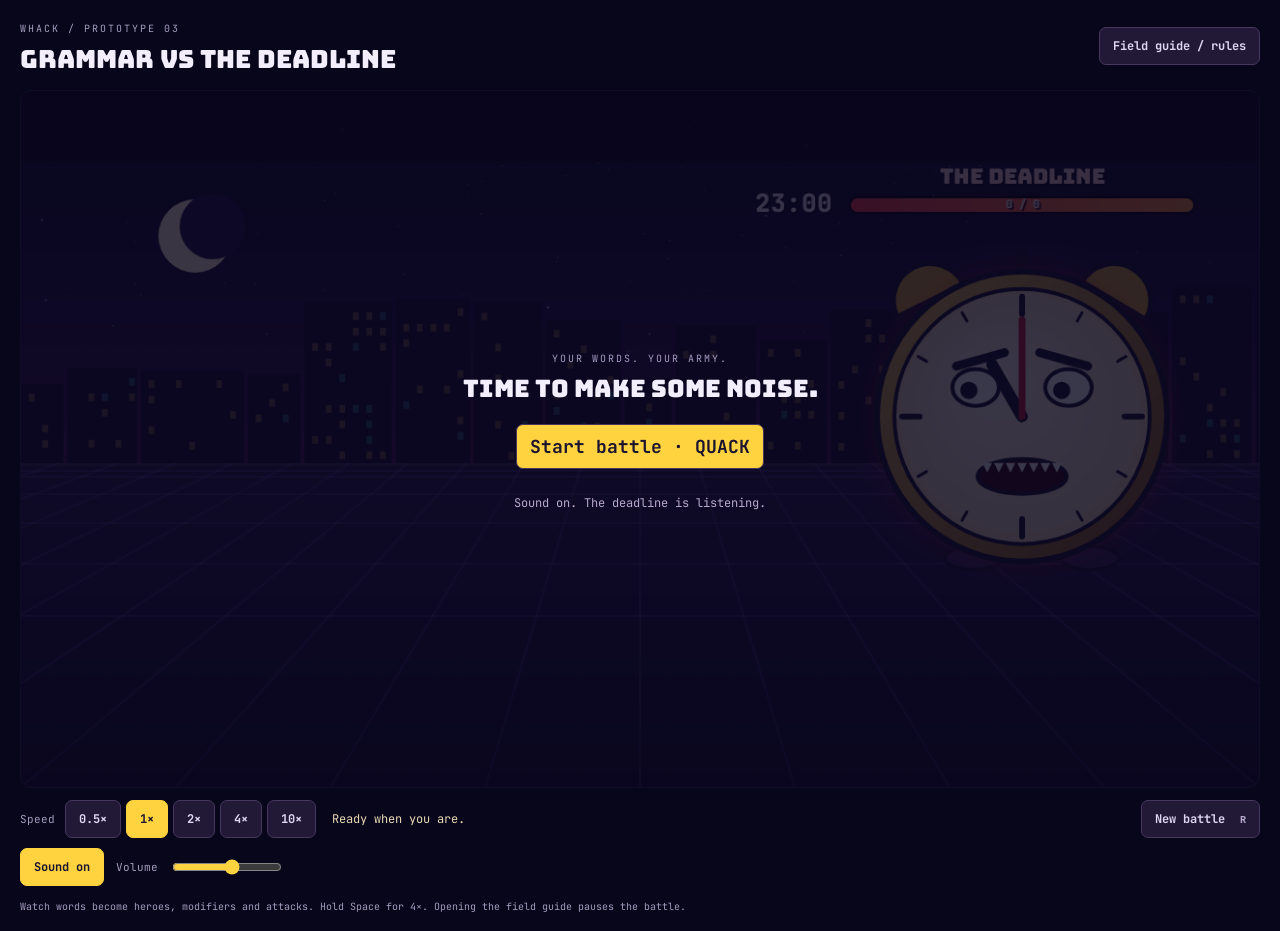
<file: submissions/Nosohvost/public/index.html>
<!doctype html>
<html lang="en">
<head>
  <meta charset="utf-8">
  <meta name="viewport" content="width=device-width, initial-scale=1">
  <title>Grammar vs The Deadline</title>
  <link rel="preconnect" href="https://fonts.googleapis.com">
  <link href="https://fonts.googleapis.com/css2?family=Bungee&family=JetBrains+Mono:wght@500;800&display=swap" rel="stylesheet">
  <style>
  </style>
  <link rel="stylesheet" href="style.css">
</head>
<body>
  <main>
  <header><div><span class="eyebrow">WHACK / PROTOTYPE 03</span><h1>Grammar vs The Deadline</h1></div><button id="show-rules">Field guide / rules</button></header>
  <div class="stage">
  <canvas id="c" width="1280" height="720" aria-label="Word army battles the Deadline clock boss"></canvas>
  <div id="start-gate"><span class="eyebrow">YOUR WORDS. YOUR ARMY.</span><h2>Time to make some noise.</h2><button id="start-battle">Start battle · QUACK</button><p>Sound on. The deadline is listening.</p></div>
  </div>
  <div class="controls"><div class="speeds" role="group" aria-label="Battle speed"><span>Speed</span><button data-speed="0.5" aria-pressed="false">0.5×</button><button data-speed="1" aria-pressed="true">1×</button><button data-speed="2" aria-pressed="false">2×</button><button data-speed="4" aria-pressed="false">4×</button><button data-speed="10" aria-pressed="false">10×</button></div><p id="action-label" aria-live="polite">Ready when you are.</p><button id="restart">New battle <kbd>R</kbd></button></div>
  <div class="audio-controls"><button id="sound-toggle" aria-pressed="true">Sound on</button><label for="volume">Volume</label><input id="volume" type="range" min="0" max="100" value="55" aria-label="Sound effects volume"></div>
  <p class="hint">Watch words become heroes, modifiers and attacks. Hold Space for 4×. Opening the field guide pauses the battle.</p>
  </main>
  <dialog id="rules" aria-labelledby="rules-title"><div class="dialog-head"><div><span class="eyebrow">THE FIELD GUIDE</span><h2 id="rules-title">Make every word count.</h2></div><button id="close-rules" aria-label="Close field guide">Close ×</button></div><div id="rules-content"></div></dialog>
  <script src="engine.js"></script>
  <script src="rules.js"></script>
  <script src="audio.js"></script>
  <script src="game.js"></script>
</body>
</html>
</file>
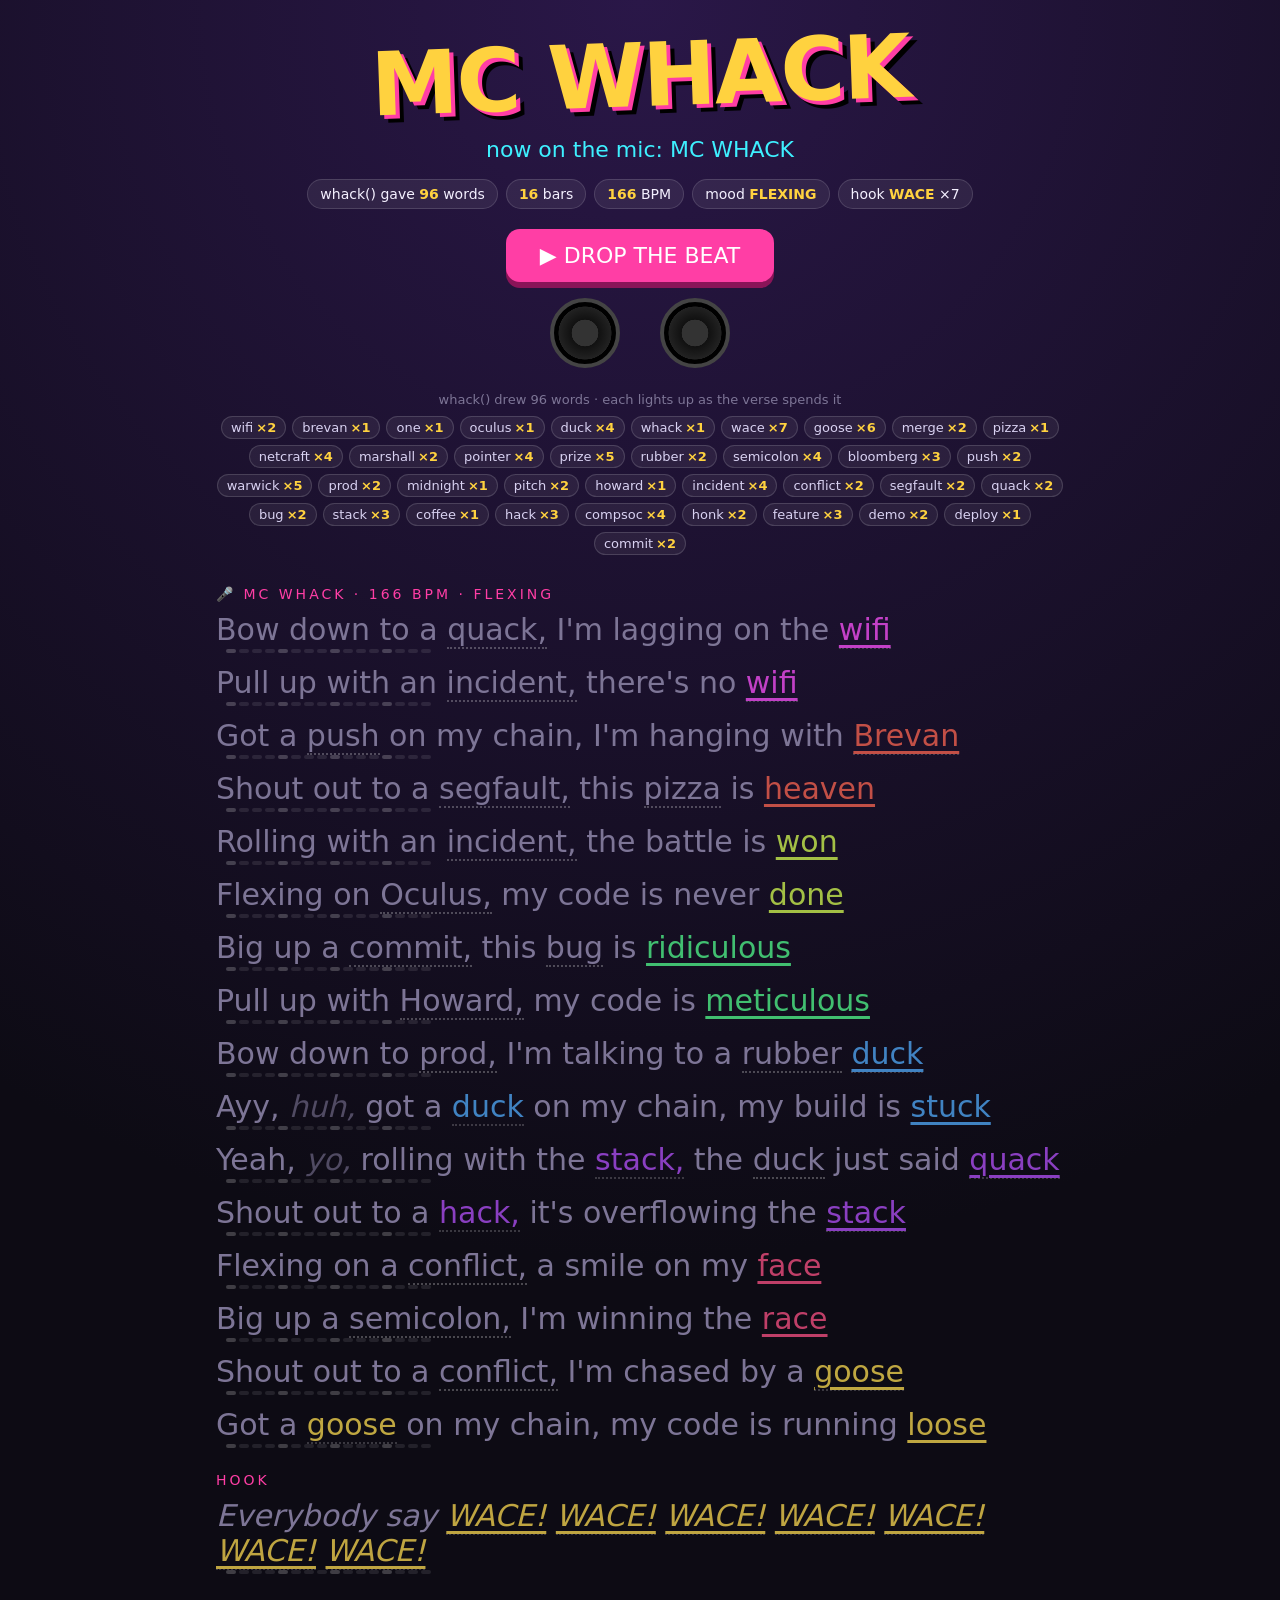
<file: submissions/felixlyon12/example_verse.html>
<!doctype html>
<html lang="en">
<head>
<meta charset="utf-8">
<meta name="viewport" content="width=device-width, initial-scale=1">
<title>MC WHACK</title>
<style>
  :root { --bg:#0d0b14; --fg:#f4f0ff; --dim:#7d7596; --hot:#ffd23f; --pink:#ff3ea5; --cyan:#3ef0ff; }
  * { box-sizing: border-box; }
  body { margin:0; background:radial-gradient(circle at 50% 0%, #2a1748, var(--bg) 70%); color:var(--fg);
         font-family: "Arial Black", Impact, system-ui, sans-serif; min-height:100vh; overflow-x:hidden; }
  header { text-align:center; padding:24px 16px 8px; }
  h1 { margin:0; font-size:clamp(40px,9vw,88px); letter-spacing:-2px; color:var(--hot);
       text-shadow:4px 4px 0 var(--pink), 8px 8px 0 #000; transform:rotate(-2deg); }
  #mc { font-size:22px; color:var(--cyan); margin-top:10px; min-height:28px; }
  .stats { display:flex; flex-wrap:wrap; gap:8px; justify-content:center; margin:14px 0; font-family:system-ui,sans-serif; }
  .stat { background:#ffffff12; border:1px solid #ffffff22; padding:6px 12px; border-radius:999px; font-size:14px; }
  .stat b { color:var(--hot); }
  button { font:inherit; font-size:22px; padding:14px 34px; border:0; border-radius:14px; cursor:pointer;
           background:var(--pink); color:#fff; box-shadow:0 6px 0 #8a1458; margin:6px; }
  button:active { transform:translateY(4px); box-shadow:0 2px 0 #8a1458; }
  #speakers { display:flex; justify-content:center; gap:40px; margin:10px 0; }
  .spk { width:70px; height:70px; border-radius:50%; background:radial-gradient(circle,#333 30%,#111 31%,#222 60%,#000 61%);
         border:4px solid #444; transition:transform .06s; }
  .spk.thump { transform:scale(1.18); border-color:var(--hot); }
  #lyrics { max-width:900px; margin:0 auto; padding:10px 16px 60px; }
  .line { font-size:clamp(18px,3.4vw,30px); padding:6px 10px; border-radius:8px; color:var(--dim);
          transition:all .15s; }
  .line .w { transition:color .05s, text-shadow .05s; }
  .line .rhyme, .line .end { color:var(--fam); opacity:.75; }
  .line .end { text-decoration:underline; text-underline-offset:5px; }
  .line .adlib { font-style:italic; opacity:.6; }
  .line.on { color:#cfc6ea; background:#ffffff10; transform:scale(1.03); }
  .line.on .rhyme, .line.on .end { opacity:1; }
  .line .w.hit { color:#fff; text-shadow:0 0 14px #fff; }
  .line .rhyme.hit, .line .end.hit { color:var(--fam); text-shadow:0 0 22px var(--fam); }
  .grid { display:flex; gap:3px; margin:2px 10px 0; }
  .grid i { width:10px; height:4px; border-radius:2px; background:#ffffff18; }
  .grid i.q { background:#ffffff35; } .grid i.hit { background:var(--hot); }
  .line.hook { font-style:italic; }
  .sec { color:var(--pink); font-size:14px; letter-spacing:3px; margin:18px 10px 4px; font-family:system-ui,sans-serif; }
  .winner { text-align:center; font-size:40px; color:var(--hot); margin:20px; }
  #tray { max-width:900px; margin:6px auto 0; padding:0 16px; text-align:center; font-family:system-ui,sans-serif; }
  #tray .lbl { color:var(--dim); font-size:13px; margin-bottom:6px; }
  .chip { display:inline-block; margin:3px; padding:3px 9px; border-radius:999px; font-size:13px;
          background:#ffffff10; border:1px solid #ffffff25; color:#d9d2f2; transition:all .15s; }
  .chip b { color:var(--hot); margin-left:3px; }
  .chip.flash { background:var(--hot); color:#1a1030; transform:scale(1.2); }
  .chip.flash b { color:#1a1030; }
  .chip.spent { opacity:.35; text-decoration:line-through; }
  .line .w.lw { border-bottom:2px dotted #ffffff40; }
  #source { max-width:900px; margin:0 auto 40px; padding:0 16px; font-family:ui-monospace,monospace; font-size:12px;
            color:var(--dim); word-break:break-word; }
</style>
</head>
<body>
<header>
  <h1>MC WHACK</h1>
  <div id="mc"></div>
  <div class="stats" id="stats"></div>
  <button id="go">▶ DROP THE BEAT</button>
  <button id="again" style="background:#3a2d5c;box-shadow:0 6px 0 #1d1530">🎲 NEW VERSE</button>
  <div id="speakers"><div class="spk"></div><div class="spk"></div></div>
</header>
<div id="tray"></div>
<div id="lyrics"></div>
<div id="source"></div>
<script>
let VERSES = [{"words": ["wifi", "brevan", "one", "oculus", "duck", "whack", "wace", "goose", "wace", "merge", "pizza", "duck", "netcraft", "marshall", "pointer", "prize", "prize", "rubber", "wace", "prize", "semicolon", "bloomberg", "push", "wace", "warwick", "prod", "midnight", "pitch", "pitch", "duck", "netcraft", "marshall", "howard", "incident", "conflict", "segfault", "quack", "push", "quack", "semicolon", "wace", "warwick", "goose", "bug", "stack", "coffee", "goose", "duck", "pointer", "hack", "compsoc", "goose", "segfault", "semicolon", "stack", "pointer", "honk", "feature", "wace", "bloomberg", "demo", "demo", "honk", "wace", "deploy", "stack", "warwick", "feature", "compsoc", "goose", "pointer", "commit", "compsoc", "incident", "hack", "commit", "feature", "hack", "warwick", "incident", "bloomberg", "goose", "semicolon", "prize", "prod", "conflict", "netcraft", "netcraft", "compsoc", "rubber", "warwick", "merge", "wifi", "prize", "incident", "bug"], "count": 96, "bars": 16, "bpm": 166, "mood": "FLEXING", "hook": "wace", "hook_count": 7, "lines": [{"tokens": [{"t": "Bow ", "syl": 1, "kind": "word", "fam": "ifi", "list": null}, {"t": "down ", "syl": 1, "kind": "word", "fam": "ifi", "list": null}, {"t": "to ", "syl": 1, "kind": "word", "fam": "ifi", "list": null}, {"t": "a ", "syl": 1, "kind": "word", "fam": "ifi", "list": null}, {"t": "quack, ", "syl": 1, "kind": "word", "fam": "ifi", "list": "quack"}, {"t": "I'm ", "syl": 1, "kind": "word", "fam": "ifi", "list": null}, {"t": "lagging ", "syl": 2, "kind": "word", "fam": "ifi", "list": null}, {"t": "on ", "syl": 1, "kind": "word", "fam": "ifi", "list": null}, {"t": "the ", "syl": 1, "kind": "word", "fam": "ifi", "list": null}, {"t": "wifi", "syl": 2, "kind": "end", "fam": "ifi", "list": "wifi"}], "end": "wifi", "family": "ifi", "whack": true, "whack_rhymes": 0}, {"tokens": [{"t": "Pull ", "syl": 1, "kind": "word", "fam": "ifi", "list": null}, {"t": "up ", "syl": 1, "kind": "word", "fam": "ifi", "list": null}, {"t": "with ", "syl": 1, "kind": "word", "fam": "ifi", "list": null}, {"t": "an ", "syl": 1, "kind": "word", "fam": "ifi", "list": null}, {"t": "incident, ", "syl": 3, "kind": "word", "fam": "ifi", "list": "incident"}, {"t": "there's ", "syl": 2, "kind": "word", "fam": "ifi", "list": null}, {"t": "no ", "syl": 1, "kind": "word", "fam": "ifi", "list": null}, {"t": "wifi", "syl": 2, "kind": "end", "fam": "ifi", "list": "wifi"}], "end": "wifi", "family": "ifi", "whack": true, "whack_rhymes": 0}, {"tokens": [{"t": "Got ", "syl": 1, "kind": "word", "fam": "even", "list": null}, {"t": "a ", "syl": 1, "kind": "word", "fam": "even", "list": null}, {"t": "push ", "syl": 1, "kind": "word", "fam": "even", "list": "push"}, {"t": "on ", "syl": 1, "kind": "word", "fam": "even", "list": null}, {"t": "my ", "syl": 1, "kind": "word", "fam": "even", "list": null}, {"t": "chain, ", "syl": 1, "kind": "word", "fam": "even", "list": null}, {"t": "I'm ", "syl": 1, "kind": "word", "fam": "even", "list": null}, {"t": "hanging ", "syl": 2, "kind": "word", "fam": "even", "list": null}, {"t": "with ", "syl": 1, "kind": "word", "fam": "even", "list": null}, {"t": "Brevan", "syl": 2, "kind": "end", "fam": "even", "list": "brevan"}], "end": "brevan", "family": "even", "whack": true, "whack_rhymes": 0}, {"tokens": [{"t": "Shout ", "syl": 1, "kind": "word", "fam": "even", "list": null}, {"t": "out ", "syl": 1, "kind": "word", "fam": "even", "list": null}, {"t": "to ", "syl": 1, "kind": "word", "fam": "even", "list": null}, {"t": "a ", "syl": 1, "kind": "word", "fam": "even", "list": null}, {"t": "segfault, ", "syl": 2, "kind": "word", "fam": "even", "list": "segfault"}, {"t": "this ", "syl": 1, "kind": "word", "fam": "even", "list": null}, {"t": "pizza ", "syl": 2, "kind": "word", "fam": "even", "list": "pizza"}, {"t": "is ", "syl": 1, "kind": "word", "fam": "even", "list": null}, {"t": "heaven", "syl": 2, "kind": "end", "fam": "even", "list": null}], "end": "heaven", "family": "even", "whack": false, "whack_rhymes": 0}, {"tokens": [{"t": "Rolling ", "syl": 2, "kind": "word", "fam": "un", "list": null}, {"t": "with ", "syl": 1, "kind": "word", "fam": "un", "list": null}, {"t": "an ", "syl": 1, "kind": "word", "fam": "un", "list": null}, {"t": "incident, ", "syl": 3, "kind": "word", "fam": "un", "list": "incident"}, {"t": "the ", "syl": 1, "kind": "word", "fam": "un", "list": null}, {"t": "battle ", "syl": 2, "kind": "word", "fam": "un", "list": null}, {"t": "is ", "syl": 1, "kind": "word", "fam": "un", "list": null}, {"t": "won", "syl": 1, "kind": "end", "fam": "un", "list": null}], "end": "won", "family": "un", "whack": false, "whack_rhymes": 0}, {"tokens": [{"t": "Flexing ", "syl": 2, "kind": "word", "fam": "un", "list": null}, {"t": "on ", "syl": 1, "kind": "word", "fam": "un", "list": null}, {"t": "Oculus, ", "syl": 3, "kind": "word", "fam": "un", "list": "oculus"}, {"t": "my ", "syl": 1, "kind": "word", "fam": "un", "list": null}, {"t": "code ", "syl": 1, "kind": "word", "fam": "un", "list": null}, {"t": "is ", "syl": 1, "kind": "word", "fam": "un", "list": null}, {"t": "never ", "syl": 2, "kind": "word", "fam": "un", "list": null}, {"t": "done", "syl": 1, "kind": "end", "fam": "un", "list": null}], "end": "done", "family": "un", "whack": false, "whack_rhymes": 0}, {"tokens": [{"t": "Big ", "syl": 1, "kind": "word", "fam": "iculous", "list": null}, {"t": "up ", "syl": 1, "kind": "word", "fam": "iculous", "list": null}, {"t": "a ", "syl": 1, "kind": "word", "fam": "iculous", "list": null}, {"t": "commit, ", "syl": 2, "kind": "word", "fam": "iculous", "list": "commit"}, {"t": "this ", "syl": 1, "kind": "word", "fam": "iculous", "list": null}, {"t": "bug ", "syl": 1, "kind": "word", "fam": "iculous", "list": "bug"}, {"t": "is ", "syl": 1, "kind": "word", "fam": "iculous", "list": null}, {"t": "ridiculous", "syl": 4, "kind": "end", "fam": "iculous", "list": null}], "end": "ridiculous", "family": "iculous", "whack": false, "whack_rhymes": 0}, {"tokens": [{"t": "Pull ", "syl": 1, "kind": "word", "fam": "iculous", "list": null}, {"t": "up ", "syl": 1, "kind": "word", "fam": "iculous", "list": null}, {"t": "with ", "syl": 1, "kind": "word", "fam": "iculous", "list": null}, {"t": "Howard, ", "syl": 2, "kind": "word", "fam": "iculous", "list": "howard"}, {"t": "my ", "syl": 1, "kind": "word", "fam": "iculous", "list": null}, {"t": "code ", "syl": 1, "kind": "word", "fam": "iculous", "list": null}, {"t": "is ", "syl": 1, "kind": "word", "fam": "iculous", "list": null}, {"t": "meticulous", "syl": 4, "kind": "end", "fam": "iculous", "list": null}], "end": "meticulous", "family": "iculous", "whack": false, "whack_rhymes": 0}, {"tokens": [{"t": "Bow ", "syl": 1, "kind": "word", "fam": "uck", "list": null}, {"t": "down ", "syl": 1, "kind": "word", "fam": "uck", "list": null}, {"t": "to ", "syl": 1, "kind": "word", "fam": "uck", "list": null}, {"t": "prod, ", "syl": 1, "kind": "word", "fam": "uck", "list": "prod"}, {"t": "I'm ", "syl": 1, "kind": "word", "fam": "uck", "list": null}, {"t": "talking ", "syl": 2, "kind": "word", "fam": "uck", "list": null}, {"t": "to ", "syl": 1, "kind": "word", "fam": "uck", "list": null}, {"t": "a ", "syl": 1, "kind": "word", "fam": "uck", "list": null}, {"t": "rubber ", "syl": 2, "kind": "word", "fam": "uck", "list": "rubber"}, {"t": "duck", "syl": 1, "kind": "end", "fam": "uck", "list": "duck"}], "end": "duck", "family": "uck", "whack": true, "whack_rhymes": 0}, {"tokens": [{"t": "Ayy, ", "syl": 1, "kind": "word", "fam": "uck", "list": null}, {"t": "huh, ", "syl": 1, "kind": "adlib", "fam": "uck", "list": null}, {"t": "got ", "syl": 1, "kind": "word", "fam": "uck", "list": null}, {"t": "a ", "syl": 1, "kind": "word", "fam": "uck", "list": null}, {"t": "duck ", "syl": 1, "kind": "rhyme", "fam": "uck", "list": "duck"}, {"t": "on ", "syl": 1, "kind": "word", "fam": "uck", "list": null}, {"t": "my ", "syl": 1, "kind": "word", "fam": "uck", "list": null}, {"t": "chain, ", "syl": 1, "kind": "word", "fam": "uck", "list": null}, {"t": "my ", "syl": 1, "kind": "word", "fam": "uck", "list": null}, {"t": "build ", "syl": 1, "kind": "word", "fam": "uck", "list": null}, {"t": "is ", "syl": 1, "kind": "word", "fam": "uck", "list": null}, {"t": "stuck", "syl": 1, "kind": "end", "fam": "uck", "list": null}], "end": "stuck", "family": "uck", "whack": false, "whack_rhymes": 1}, {"tokens": [{"t": "Yeah, ", "syl": 1, "kind": "word", "fam": "ack", "list": null}, {"t": "yo, ", "syl": 1, "kind": "adlib", "fam": "ack", "list": null}, {"t": "rolling ", "syl": 2, "kind": "word", "fam": "ack", "list": null}, {"t": "with ", "syl": 1, "kind": "word", "fam": "ack", "list": null}, {"t": "the ", "syl": 1, "kind": "word", "fam": "ack", "list": null}, {"t": "stack, ", "syl": 1, "kind": "rhyme", "fam": "ack", "list": "stack"}, {"t": "the ", "syl": 1, "kind": "word", "fam": "ack", "list": null}, {"t": "duck ", "syl": 1, "kind": "word", "fam": "ack", "list": "duck"}, {"t": "just ", "syl": 1, "kind": "word", "fam": "ack", "list": null}, {"t": "said ", "syl": 1, "kind": "word", "fam": "ack", "list": null}, {"t": "quack", "syl": 1, "kind": "end", "fam": "ack", "list": "quack"}], "end": "quack", "family": "ack", "whack": true, "whack_rhymes": 1}, {"tokens": [{"t": "Shout ", "syl": 1, "kind": "word", "fam": "ack", "list": null}, {"t": "out ", "syl": 1, "kind": "word", "fam": "ack", "list": null}, {"t": "to ", "syl": 1, "kind": "word", "fam": "ack", "list": null}, {"t": "a ", "syl": 1, "kind": "word", "fam": "ack", "list": null}, {"t": "hack, ", "syl": 1, "kind": "rhyme", "fam": "ack", "list": "hack"}, {"t": "it's ", "syl": 1, "kind": "word", "fam": "ack", "list": null}, {"t": "overflowing ", "syl": 4, "kind": "word", "fam": "ack", "list": null}, {"t": "the ", "syl": 1, "kind": "word", "fam": "ack", "list": null}, {"t": "stack", "syl": 1, "kind": "end", "fam": "ack", "list": "stack"}], "end": "stack", "family": "ack", "whack": true, "whack_rhymes": 1}, {"tokens": [{"t": "Flexing ", "syl": 2, "kind": "word", "fam": "ace", "list": null}, {"t": "on ", "syl": 1, "kind": "word", "fam": "ace", "list": null}, {"t": "a ", "syl": 1, "kind": "word", "fam": "ace", "list": null}, {"t": "conflict, ", "syl": 2, "kind": "word", "fam": "ace", "list": "conflict"}, {"t": "a ", "syl": 1, "kind": "word", "fam": "ace", "list": null}, {"t": "smile ", "syl": 2, "kind": "word", "fam": "ace", "list": null}, {"t": "on ", "syl": 1, "kind": "word", "fam": "ace", "list": null}, {"t": "my ", "syl": 1, "kind": "word", "fam": "ace", "list": null}, {"t": "face", "syl": 1, "kind": "end", "fam": "ace", "list": null}], "end": "face", "family": "ace", "whack": false, "whack_rhymes": 0}, {"tokens": [{"t": "Big ", "syl": 1, "kind": "word", "fam": "ace", "list": null}, {"t": "up ", "syl": 1, "kind": "word", "fam": "ace", "list": null}, {"t": "a ", "syl": 1, "kind": "word", "fam": "ace", "list": null}, {"t": "semicolon, ", "syl": 4, "kind": "word", "fam": "ace", "list": "semicolon"}, {"t": "I'm ", "syl": 1, "kind": "word", "fam": "ace", "list": null}, {"t": "winning ", "syl": 2, "kind": "word", "fam": "ace", "list": null}, {"t": "the ", "syl": 1, "kind": "word", "fam": "ace", "list": null}, {"t": "race", "syl": 1, "kind": "end", "fam": "ace", "list": null}], "end": "race", "family": "ace", "whack": false, "whack_rhymes": 0}, {"tokens": [{"t": "Shout ", "syl": 1, "kind": "word", "fam": "oose", "list": null}, {"t": "out ", "syl": 1, "kind": "word", "fam": "oose", "list": null}, {"t": "to ", "syl": 1, "kind": "word", "fam": "oose", "list": null}, {"t": "a ", "syl": 1, "kind": "word", "fam": "oose", "list": null}, {"t": "conflict, ", "syl": 2, "kind": "word", "fam": "oose", "list": "conflict"}, {"t": "I'm ", "syl": 1, "kind": "word", "fam": "oose", "list": null}, {"t": "chased ", "syl": 2, "kind": "word", "fam": "oose", "list": null}, {"t": "by ", "syl": 1, "kind": "word", "fam": "oose", "list": null}, {"t": "a ", "syl": 1, "kind": "word", "fam": "oose", "list": null}, {"t": "goose", "syl": 1, "kind": "end", "fam": "oose", "list": "goose"}], "end": "goose", "family": "oose", "whack": true, "whack_rhymes": 0}, {"tokens": [{"t": "Got ", "syl": 1, "kind": "word", "fam": "oose", "list": null}, {"t": "a ", "syl": 1, "kind": "word", "fam": "oose", "list": null}, {"t": "goose ", "syl": 1, "kind": "rhyme", "fam": "oose", "list": "goose"}, {"t": "on ", "syl": 1, "kind": "word", "fam": "oose", "list": null}, {"t": "my ", "syl": 1, "kind": "word", "fam": "oose", "list": null}, {"t": "chain, ", "syl": 1, "kind": "word", "fam": "oose", "list": null}, {"t": "my ", "syl": 1, "kind": "word", "fam": "oose", "list": null}, {"t": "code ", "syl": 1, "kind": "word", "fam": "oose", "list": null}, {"t": "is ", "syl": 1, "kind": "word", "fam": "oose", "list": null}, {"t": "running ", "syl": 2, "kind": "word", "fam": "oose", "list": null}, {"t": "loose", "syl": 1, "kind": "end", "fam": "oose", "list": null}], "end": "loose", "family": "oose", "whack": false, "whack_rhymes": 1}, {"tokens": [{"t": "Everybody ", "syl": 4, "kind": "text", "fam": null, "list": null}, {"t": "say ", "syl": 1, "kind": "text", "fam": null, "list": null}, {"t": "WACE! ", "syl": 1, "kind": "end", "fam": "hook", "list": "wace"}, {"t": "WACE! ", "syl": 1, "kind": "end", "fam": "hook", "list": "wace"}, {"t": "WACE! ", "syl": 1, "kind": "end", "fam": "hook", "list": "wace"}, {"t": "WACE! ", "syl": 1, "kind": "end", "fam": "hook", "list": "wace"}, {"t": "WACE! ", "syl": 1, "kind": "end", "fam": "hook", "list": "wace"}, {"t": "WACE! ", "syl": 1, "kind": "end", "fam": "hook", "list": "wace"}, {"t": "WACE!", "syl": 1, "kind": "end", "fam": "hook", "list": "wace"}], "end": "wace", "family": "hook", "whack": true, "whack_rhymes": 0}], "flow": [0, 1, 2, 3, 4, 5, 6, 7, 8, 9, 10, 12], "true_rhymes": 11, "mc": "MC WHACK"}];
let ctx, master;
let runId = 0;  // bumps on every stop, so stale timers from an old performance do nothing

const lyrics = document.getElementById("lyrics");
let lineEls = [];   // [verseIndex][lineIndex]
let famHue = {};
function render() {
lyrics.innerHTML = "";
lineEls = []; famHue = {};
VERSES.forEach((v, vi) => {
  const sec = document.createElement("div");
  sec.className = "sec";
  sec.textContent = `🎤 ${v.mc} · ${v.bpm} BPM · ${v.mood}`;
  lyrics.appendChild(sec);
  lineEls[vi] = [];
  v.lines.forEach((l, li) => {
    if (li === v.bars) {
      const h = document.createElement("div"); h.className = "sec"; h.textContent = "HOOK"; lyrics.appendChild(h);
    }
    const d = document.createElement("div");
    d.className = "line" + (l.family === "hook" ? " hook" : "");
    const hue = l.family === "hook" ? 48 : (famHue[l.family] ??= (Object.keys(famHue).length * 67 + 300) % 360);
    d.style.setProperty("--fam", `hsl(${hue} 95% 65%)`);
    let s = 0;
    l.tokens.forEach(t => {
      const sp = document.createElement("span");
      sp.className = "w " + t.kind + (t.list ? " lw" : "");
      if (t.list) sp.dataset.list = t.list;
      sp.textContent = t.t.trimEnd();
      sp.dataset.step = v.flow[s];        // the 16th note this word starts on
      s += t.syl;
      d.appendChild(sp);
      const gap = t.t.slice(t.t.trimEnd().length) || (t.kind === "adlib" ? " " : "");
      if (gap) d.appendChild(document.createTextNode(gap));
    });
    const g = document.createElement("div"); g.className = "grid";
    for (let k = 0; k < 16; k++) { const c = document.createElement("i"); if (k % 4 === 0) c.className = "q"; g.appendChild(c); }
    d.appendChild(g);
    lyrics.appendChild(d);
    lineEls[vi].push(d);
  });
  if (v.winner) {
    const w = document.createElement("div"); w.className = "winner"; w.textContent = `🏆 ${v.mc} WINS`;
    lyrics.appendChild(w);
  }
});
renderTray(VERSES[0]);
showStats(VERSES[0]);
}

// The words whack() drew, as chips that count down as the verse spends them.
function renderTray(v) {
  const counts = {};
  v.words.forEach(w => counts[w] = (counts[w] || 0) + 1);
  const tray = document.getElementById("tray");
  tray.innerHTML = `<div class="lbl">whack() drew ${v.count} words · each lights up as the verse spends it</div>`;
  Object.entries(counts).forEach(([w, n]) => {
    const c = document.createElement("span");
    c.className = "chip"; c.dataset.w = w; c.dataset.left = n;
    c.innerHTML = `${w}<b>×${n}</b>`;
    tray.appendChild(c);
  });
}
function spend(word) {
  const c = document.querySelector(`.chip[data-w="${word}"]`);
  if (!c) return;
  const left = Math.max(0, +c.dataset.left - 1);
  c.dataset.left = left;
  c.querySelector("b").textContent = "×" + left;
  c.classList.add("flash");
  setTimeout(() => c.classList.remove("flash"), 220);
  if (!left) c.classList.add("spent");
}

function showStats(v) {
  document.getElementById("mc").textContent = `now on the mic: ${v.mc}`;
  document.getElementById("stats").innerHTML =
    `<span class="stat">whack() gave <b>${v.count}</b> words</span>` +
    `<span class="stat"><b>${v.bars}</b> bars</span><span class="stat"><b>${v.bpm}</b> BPM</span>` +
    `<span class="stat">mood <b>${v.mood}</b></span>` +
    `<span class="stat">hook <b>${v.hook.toUpperCase()}</b> ×${v.hook_count}</span>`;
}
// No baked-in verses? Then run the real spit.py + whack.py right here in the browser (Pyodide),
// so every page load (and every NEW VERSE) is a fresh whack() call.
let py;
async function liveVerse() {
  const go = document.getElementById("go"), again = document.getElementById("again");
  stopPerformance();          // cut the beat and the voice before the new verse
  go.disabled = again.disabled = true;
  document.getElementById("mc").textContent = "calling whack()…";
  if (!py) {
    document.getElementById("mc").textContent = "warming up the mic (loading Python)…";
    await new Promise((ok, fail) => {
      const s = document.createElement("script");
      s.src = "https://cdn.jsdelivr.net/pyodide/v0.26.4/full/pyodide.js";
      s.onload = ok; s.onerror = fail; document.head.appendChild(s);
    });
    py = await loadPyodide();
    for (const f of ["whack.py", "spit.py"]) {
      const res = await fetch(`${f}?v=${Date.now()}`, { cache: "no-store" });  // skip stale CDN copies
      if (!res.ok) throw new Error(`couldn't fetch ${f} (HTTP ${res.status})`);
      py.FS.writeFile(f, await res.text());
    }
    py.runPython("import sys; sys.path.insert(0, '.')");
  }
  VERSES = JSON.parse(py.runPython("import json, spit; json.dumps(spit.verse())"));
  render();
  go.disabled = again.disabled = false;
}

if (VERSES.length) {
  render();
  document.getElementById("again").style.display = "none";
} else {
  liveVerse().catch(e => {
    document.getElementById("mc").textContent = "couldn't load Python here: run python3 spit.py instead";
    document.getElementById("source").textContent = "error: " + (e && e.message ? e.message : e);
    console.error(e);
  });
}
document.getElementById("again").onclick = () => liveVerse();

// ---- the beat: a tiny synth drum machine ----
function stopPerformance() {
  runId++;
  if (master) { master.disconnect(); master = null; }
  if ("speechSynthesis" in window) speechSynthesis.cancel();
  document.querySelectorAll(".on, .hit").forEach(e => e.classList.remove("on", "hit"));
  if (VERSES.length) renderTray(VERSES[0]);  // refill the chips
  document.getElementById("go").disabled = false;
}
function kick(t) {
  const o = ctx.createOscillator(), g = ctx.createGain();
  o.frequency.setValueAtTime(150, t); o.frequency.exponentialRampToValueAtTime(40, t + 0.25);
  g.gain.setValueAtTime(1, t); g.gain.exponentialRampToValueAtTime(0.001, t + 0.3);
  o.connect(g).connect(master); o.start(t); o.stop(t + 0.3);
}
function noise(t, len, freq, vol) {
  const buf = ctx.createBuffer(1, ctx.sampleRate * len, ctx.sampleRate);
  const data = buf.getChannelData(0);
  for (let i = 0; i < data.length; i++) data[i] = Math.random() * 2 - 1;
  const s = ctx.createBufferSource(), f = ctx.createBiquadFilter(), g = ctx.createGain();
  s.buffer = buf; f.type = "highpass"; f.frequency.value = freq;
  g.gain.setValueAtTime(vol, t); g.gain.exponentialRampToValueAtTime(0.001, t + len);
  s.connect(f).connect(g).connect(master); s.start(t);
}
const KICK = [0, 3, 8, 10], SNARE = [4, 12];

// ---- the guitar: a 2-bar power-chord riff in E minor, looped on the 16ths ----
const E2 = 82.41, G2 = 98.0, A2 = 110.0, BB2 = 116.54, D3 = 146.83;
const RIFF = [
  { 0: E2, 3: E2, 6: G2, 8: A2, 11: G2, 14: E2 },   // bar 1
  { 0: E2, 3: E2, 6: G2, 8: BB2, 10: A2, 12: G2, 14: D3 },  // bar 2
];
let fuzz;
function distortion() {
  if (fuzz && fuzz.context === ctx) return fuzz;
  const curve = new Float32Array(1024);
  for (let i = 0; i < curve.length; i++) { const x = i / 512 - 1; curve[i] = Math.tanh(4 * x); }
  fuzz = ctx.createWaveShaper(); fuzz.curve = curve; fuzz.oversample = "4x";
  return fuzz;
}
function guitar(t, freq, len) {
  const shaper = ctx.createWaveShaper(); shaper.curve = distortion().curve;
  const tone = ctx.createBiquadFilter(), g = ctx.createGain();
  tone.type = "lowpass"; tone.frequency.setValueAtTime(2600, t); tone.frequency.exponentialRampToValueAtTime(700, t + len);
  g.gain.setValueAtTime(0.0001, t); g.gain.exponentialRampToValueAtTime(0.11, t + 0.008);
  g.gain.exponentialRampToValueAtTime(0.001, t + len);
  shaper.connect(tone).connect(g).connect(master);
  [freq, freq * 1.5, freq * 2].forEach((f, i) => {   // root, fifth, octave = a power chord
    const o = ctx.createOscillator(), og = ctx.createGain();
    o.type = "sawtooth"; o.frequency.value = f; o.detune.value = (i - 1) * 6;
    og.gain.value = [0.5, 0.35, 0.2][i];
    o.connect(og).connect(shaper); o.start(t); o.stop(t + len + 0.05);
  });
}
function thump() {
  document.querySelectorAll(".spk").forEach(s => { s.classList.add("thump"); setTimeout(() => s.classList.remove("thump"), 90); });
}

// ---- the voice ----
function rap(text, seconds) {
  if (!("speechSynthesis" in window)) return;
  speechSynthesis.cancel();
  const u = new SpeechSynthesisUtterance(text);
  // every line is 12 syllables; a voice at rate 1 says about 4 syllables a second
  u.rate = Math.min(3, Math.max(0.8, 12 / (4 * seconds)));
  u.pitch = 0.8;
  speechSynthesis.speak(u);
}

async function perform() {
  stopPerformance();
  const run = runId;
  ctx = ctx || new AudioContext();
  await ctx.resume();
  master = ctx.createGain();
  master.connect(ctx.destination);
  document.getElementById("go").disabled = true;
  for (let vi = 0; vi < VERSES.length; vi++) {
    const v = VERSES[vi];
    showStats(v);
    const step = 60 / v.bpm / 4;                 // a 16th note
    let barSec = step * 16;
    const stepsPerLine = barSec < 2.4 ? 32 : 16; // fast beats get two bars per line
    const total = (v.lines.length + 1) * stepsPerLine; // +1 bar of intro
    let start = ctx.currentTime + 0.1;
    await new Promise(done => {
      let n = 0;
      const tick = () => {
        if (run !== runId) return done();
        // schedule 16ths slightly ahead, and fire visuals on time
        const t = start + n * step;
        if (KICK.includes(n % 16)) { kick(t); setTimeout(() => run === runId && thump(), (t - ctx.currentTime) * 1000); }
        if (SNARE.includes(n % 16)) noise(t, 0.18, 1200, 0.6);
        if (n % 2 === 0) noise(t, 0.04, 7000, 0.25);
        const note = RIFF[Math.floor(n / 16) % 2][n % 16];
        if (note) guitar(t, note, step * 1.8);
        const li = Math.floor(n / stepsPerLine) - 1;
        const scale = stepsPerLine / 16, sub = n % stepsPerLine;
        if (li >= 0 && li < v.lines.length && sub % scale === 0) {
          const el = lineEls[vi][li], st = sub / scale;
          setTimeout(() => {
            if (run !== runId) return;
            el.querySelectorAll(`.w[data-step="${st}"]`).forEach(w => {
              w.classList.add("hit");
              if (w.dataset.list) spend(w.dataset.list);
            });
            const cell = el.querySelectorAll(".grid i")[st];
            if (v.flow.includes(st)) cell.classList.add("hit");
          }, Math.max(0, (t - ctx.currentTime) * 1000));
        }
        if (n % stepsPerLine === 0 && li >= 0 && li < v.lines.length) {
          setTimeout(() => {
            if (run !== runId) return;
            lineEls[vi].forEach(e => e.classList.remove("on"));
            const el = lineEls[vi][li];
            el.classList.add("on");
            el.scrollIntoView({ behavior: "smooth", block: "center" });
            rap(v.lines[li].tokens.map(t => t.t).join(" "), stepsPerLine * step * 13 / 16);
          }, Math.max(0, (t - ctx.currentTime) * 1000));
        }
        n++;
        if (n >= total) { setTimeout(done, stepsPerLine * step * 1000); return; }
        setTimeout(tick, Math.max(0, (start + n * step - ctx.currentTime - 0.05) * 1000));
      };
      tick();
    });
    if (run !== runId) return;  // stopped (e.g. NEW VERSE): leave the page to the new verse
    lineEls[vi].forEach(e => e.classList.remove("on"));
  }
  document.querySelectorAll(".hit").forEach(e => e.classList.remove("hit"));
  document.getElementById("go").disabled = false;
  document.getElementById("mc").textContent = "🎤 mic drop. hit NEW VERSE for a fresh whack().";
}
document.getElementById("go").onclick = perform;
</script>
</body>
</html>
</file>
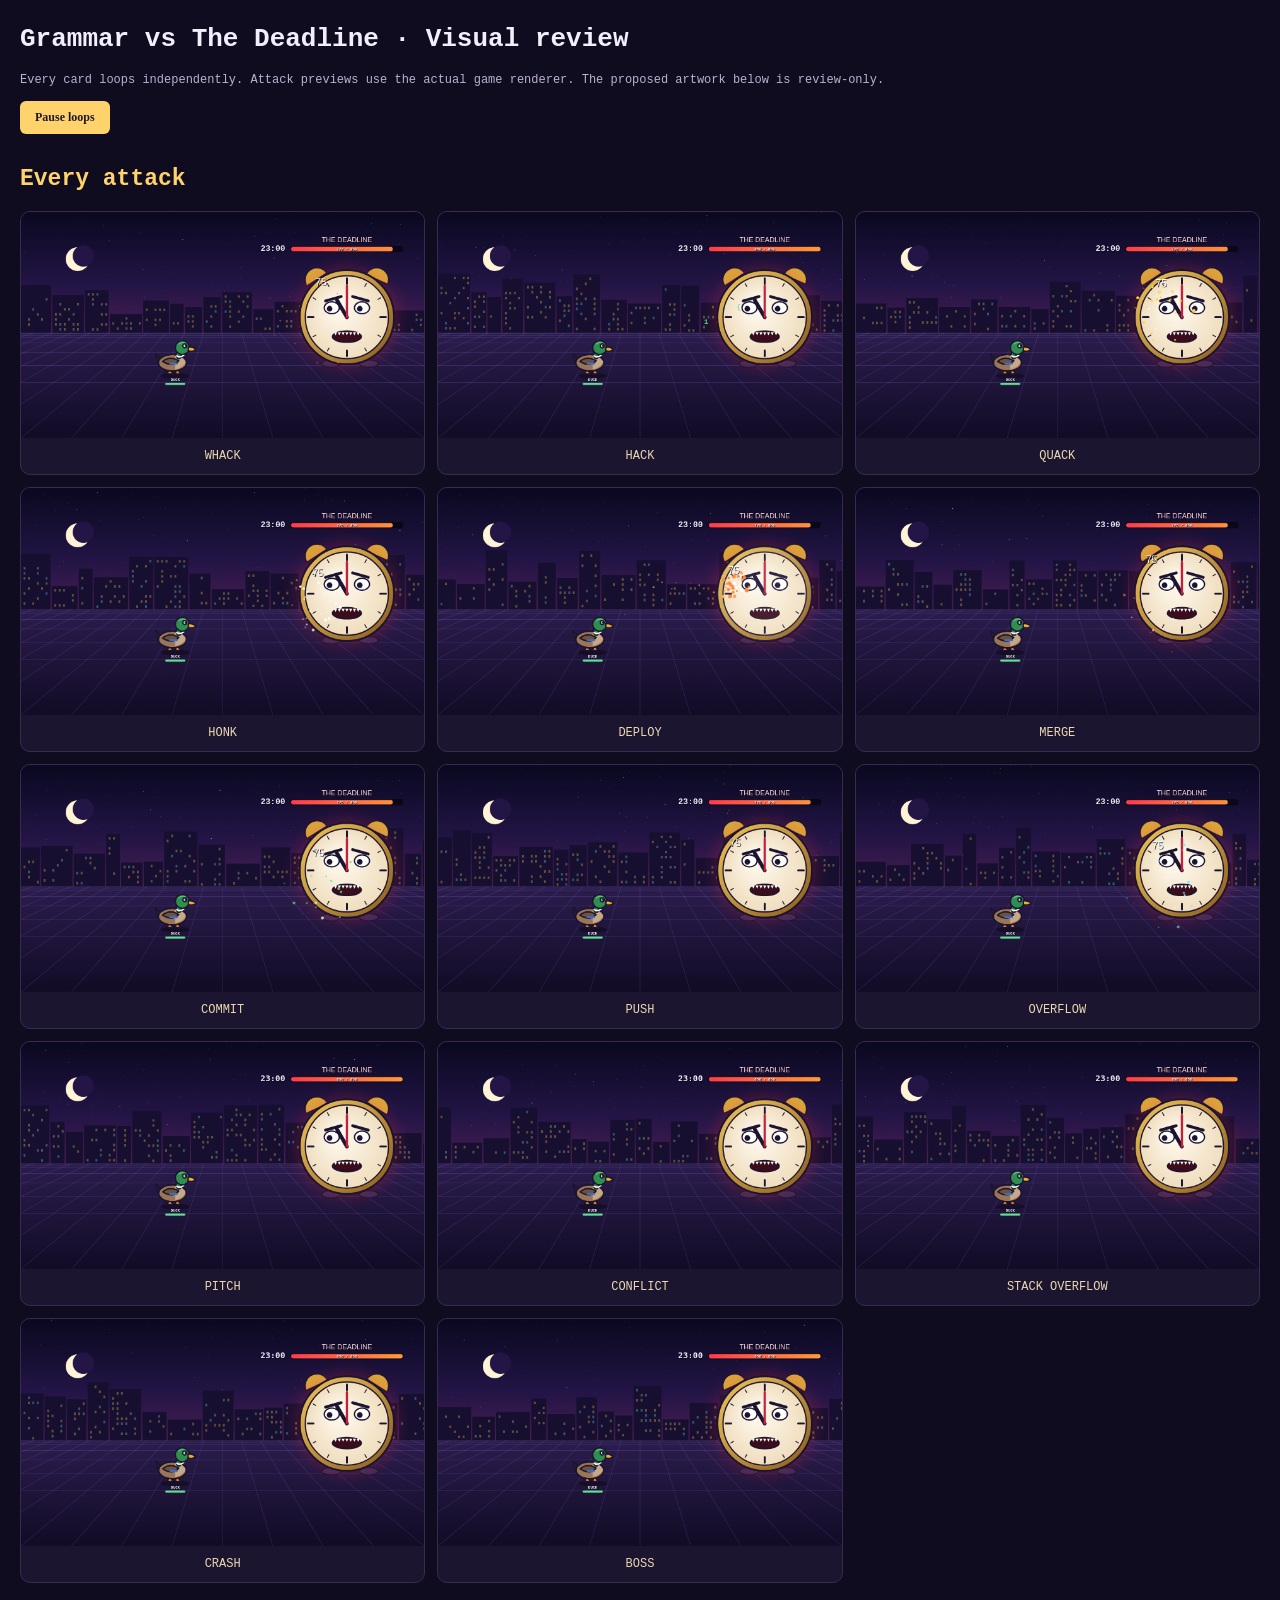
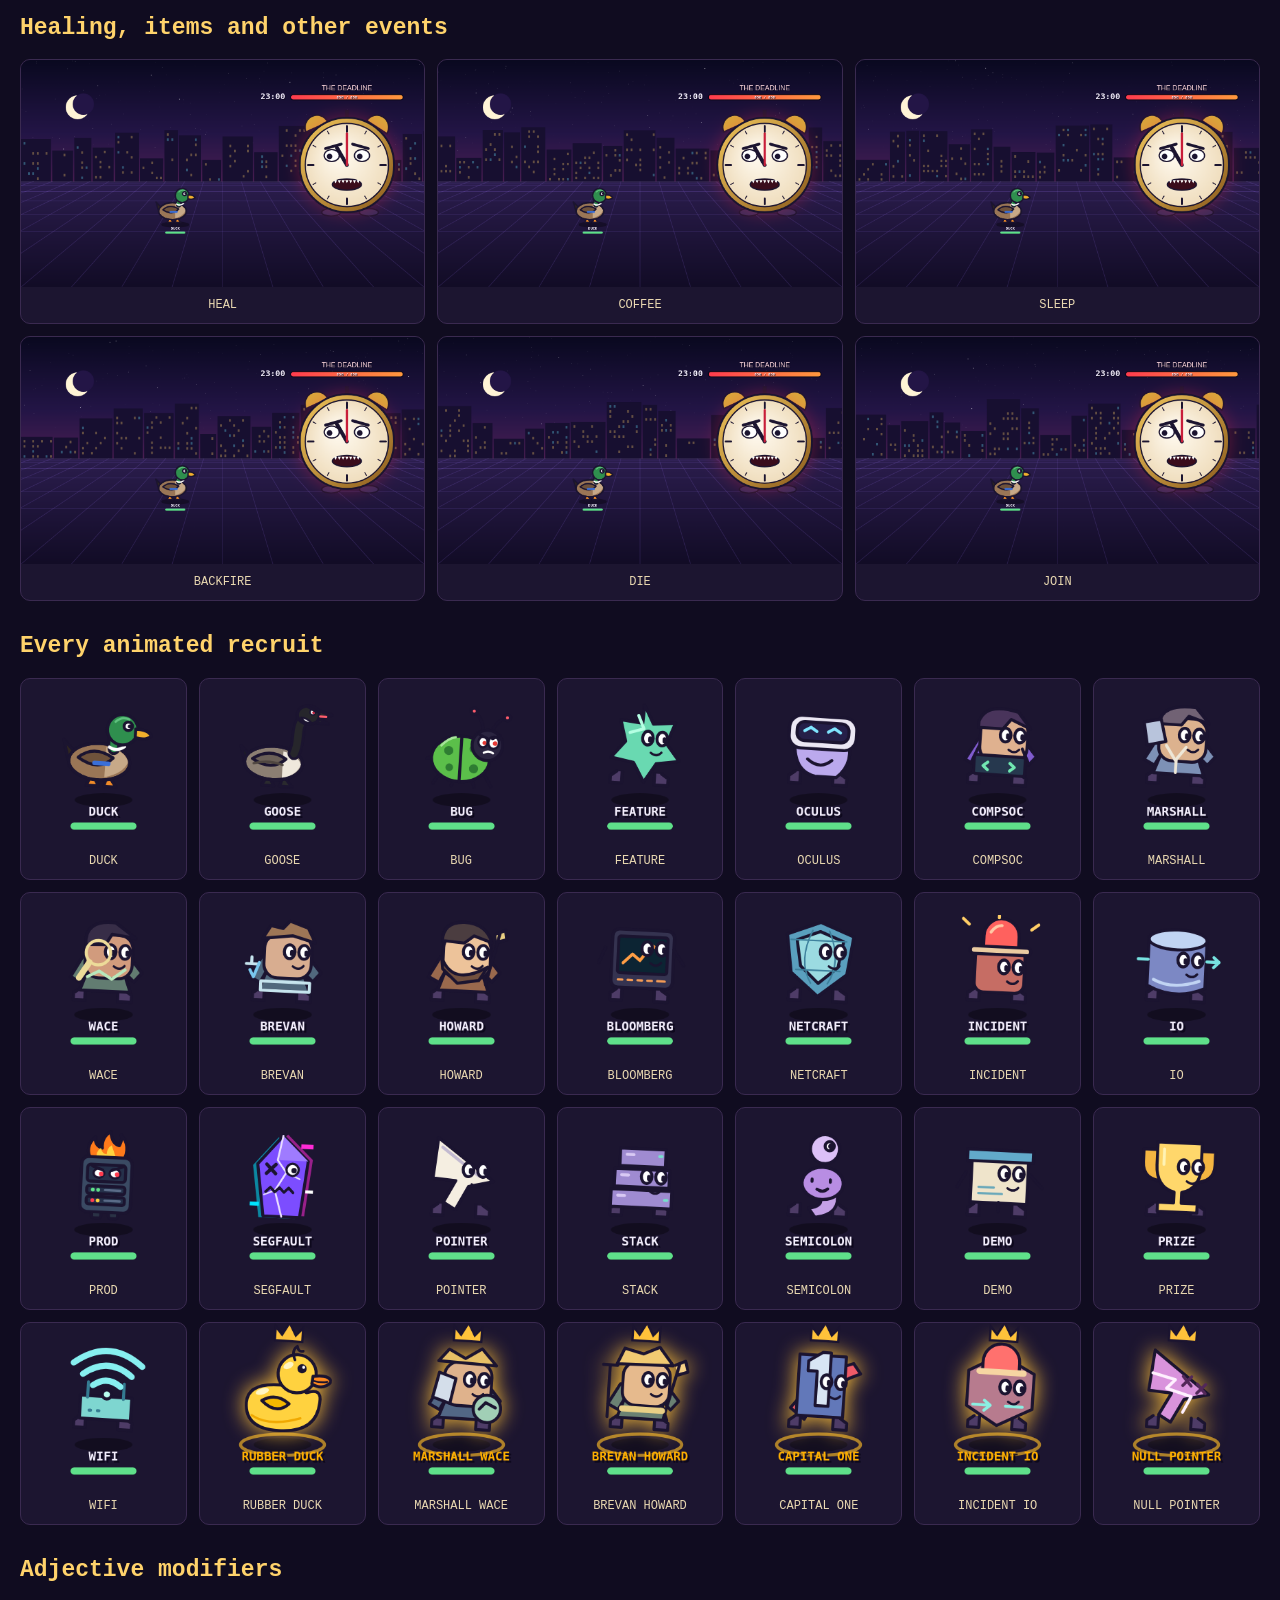
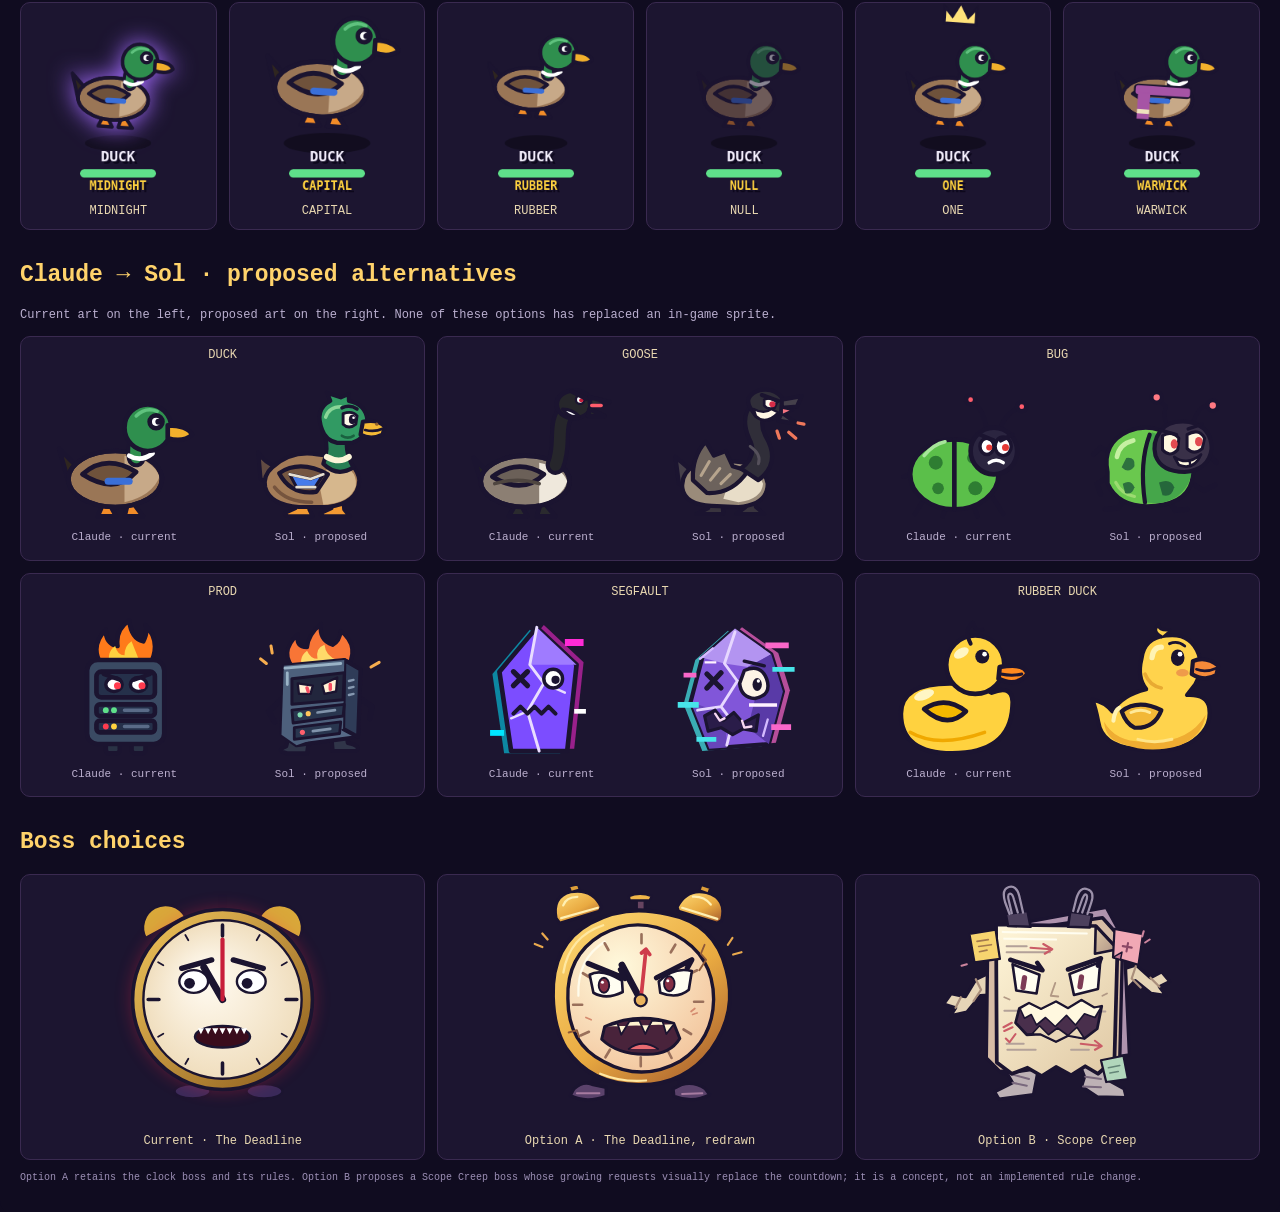
<file: submissions/Nosohvost/public/review.html>
<!doctype html><html lang="en"><head><meta charset="utf-8"><meta name="viewport" content="width=device-width,initial-scale=1"><title>WHACK visual review</title></head><body style="margin:0;background:#100c20"><div id="whack-review"><style>#whack-review{font-family:Consolas,monospace;color:#f3eefc;background:#100c20;padding:20px;border-radius:14px;line-height:1.5}#whack-review *{box-sizing:border-box}#whack-review h2{font-size:23px;margin:28px 0 14px;color:#ffd36b}#whack-review h1{font-size:26px;margin:0}#whack-review p{font-size:12px;color:#bbb0d0}#whack-review button{background:#ffd36b;border:0;border-radius:6px;padding:9px 15px;color:#20172c;font:700 12px Consolas;cursor:pointer}#whack-review .review-grid{display:grid;grid-template-columns:repeat(auto-fit,minmax(min(100%,390px),1fr));gap:12px}#whack-review .hero-grid{grid-template-columns:repeat(auto-fit,minmax(145px,1fr))}#whack-review figure{margin:0;background:#1c1530;border:1px solid #3a2a50;border-radius:10px;overflow:hidden}#whack-review canvas{width:100%;height:auto;display:block}#whack-review figcaption{padding:9px 12px;font-size:12px;color:#e9d8b1;text-align:center}#whack-review .hero-grid canvas{max-height:190px;object-fit:contain}#whack-review .pair{display:grid;grid-template-columns:1fr 1fr;padding:8px 10px 14px;gap:10px}#whack-review .pair div{text-align:center}#whack-review .pair img{width:100%;height:140px}#whack-review .pair span{display:block;font-size:11px;color:#bcb0cf}#whack-review .boss-grid{display:grid;grid-template-columns:repeat(auto-fit,minmax(210px,1fr));gap:12px}#whack-review .boss-card img{width:100%;height:240px}#whack-review .small{font-size:10px;color:#9c8fb5}</style><h1>Grammar vs The Deadline · Visual review</h1><p>Every card loops independently. Attack previews use the actual game renderer. The proposed artwork below is review-only.</p><button data-pause>Pause loops</button><h2>Every attack</h2><div class="review-grid"><figure class="review-card"><canvas width="640" height="360" data-kind="attack" data-key="whack" aria-label="Looping whack attack preview"></canvas><figcaption>WHACK</figcaption></figure>
<figure class="review-card"><canvas width="640" height="360" data-kind="attack" data-key="hack" aria-label="Looping hack attack preview"></canvas><figcaption>HACK</figcaption></figure>
<figure class="review-card"><canvas width="640" height="360" data-kind="attack" data-key="quack" aria-label="Looping quack attack preview"></canvas><figcaption>QUACK</figcaption></figure>
<figure class="review-card"><canvas width="640" height="360" data-kind="attack" data-key="honk" aria-label="Looping honk attack preview"></canvas><figcaption>HONK</figcaption></figure>
<figure class="review-card"><canvas width="640" height="360" data-kind="attack" data-key="deploy" aria-label="Looping deploy attack preview"></canvas><figcaption>DEPLOY</figcaption></figure>
<figure class="review-card"><canvas width="640" height="360" data-kind="attack" data-key="merge" aria-label="Looping merge attack preview"></canvas><figcaption>MERGE</figcaption></figure>
<figure class="review-card"><canvas width="640" height="360" data-kind="attack" data-key="commit" aria-label="Looping commit attack preview"></canvas><figcaption>COMMIT</figcaption></figure>
<figure class="review-card"><canvas width="640" height="360" data-kind="attack" data-key="push" aria-label="Looping push attack preview"></canvas><figcaption>PUSH</figcaption></figure>
<figure class="review-card"><canvas width="640" height="360" data-kind="attack" data-key="overflow" aria-label="Looping overflow attack preview"></canvas><figcaption>OVERFLOW</figcaption></figure>
<figure class="review-card"><canvas width="640" height="360" data-kind="attack" data-key="pitch" aria-label="Looping pitch attack preview"></canvas><figcaption>PITCH</figcaption></figure>
<figure class="review-card"><canvas width="640" height="360" data-kind="attack" data-key="conflict" aria-label="Looping conflict attack preview"></canvas><figcaption>CONFLICT</figcaption></figure>
<figure class="review-card"><canvas width="640" height="360" data-kind="attack" data-key="stack overflow" aria-label="Looping stack overflow attack preview"></canvas><figcaption>STACK OVERFLOW</figcaption></figure>
<figure class="review-card"><canvas width="640" height="360" data-kind="attack" data-key="crash" aria-label="Looping crash attack preview"></canvas><figcaption>CRASH</figcaption></figure>
<figure class="review-card"><canvas width="640" height="360" data-kind="attack" data-key="boss" aria-label="Looping boss attack preview"></canvas><figcaption>BOSS</figcaption></figure></div><h2>Healing, items and other events</h2><div class="review-grid"><figure class="review-card"><canvas width="640" height="360" data-kind="event" data-key="heal" aria-label="Looping heal event preview"></canvas><figcaption>HEAL</figcaption></figure>
<figure class="review-card"><canvas width="640" height="360" data-kind="event" data-key="coffee" aria-label="Looping coffee event preview"></canvas><figcaption>COFFEE</figcaption></figure>
<figure class="review-card"><canvas width="640" height="360" data-kind="event" data-key="sleep" aria-label="Looping sleep event preview"></canvas><figcaption>SLEEP</figcaption></figure>
<figure class="review-card"><canvas width="640" height="360" data-kind="event" data-key="backfire" aria-label="Looping backfire event preview"></canvas><figcaption>BACKFIRE</figcaption></figure>
<figure class="review-card"><canvas width="640" height="360" data-kind="event" data-key="die" aria-label="Looping die event preview"></canvas><figcaption>DIE</figcaption></figure>
<figure class="review-card"><canvas width="640" height="360" data-kind="event" data-key="join" aria-label="Looping join event preview"></canvas><figcaption>JOIN</figcaption></figure></div><h2>Every animated recruit</h2><div class="review-grid hero-grid"><figure class="review-card"><canvas width="240" height="240" data-kind="hero" data-key="duck" aria-label="Looping duck hero preview"></canvas><figcaption>DUCK</figcaption></figure>
<figure class="review-card"><canvas width="240" height="240" data-kind="hero" data-key="goose" aria-label="Looping goose hero preview"></canvas><figcaption>GOOSE</figcaption></figure>
<figure class="review-card"><canvas width="240" height="240" data-kind="hero" data-key="bug" aria-label="Looping bug hero preview"></canvas><figcaption>BUG</figcaption></figure>
<figure class="review-card"><canvas width="240" height="240" data-kind="hero" data-key="feature" aria-label="Looping feature hero preview"></canvas><figcaption>FEATURE</figcaption></figure>
<figure class="review-card"><canvas width="240" height="240" data-kind="hero" data-key="oculus" aria-label="Looping oculus hero preview"></canvas><figcaption>OCULUS</figcaption></figure>
<figure class="review-card"><canvas width="240" height="240" data-kind="hero" data-key="compsoc" aria-label="Looping compsoc hero preview"></canvas><figcaption>COMPSOC</figcaption></figure>
<figure class="review-card"><canvas width="240" height="240" data-kind="hero" data-key="marshall" aria-label="Looping marshall hero preview"></canvas><figcaption>MARSHALL</figcaption></figure>
<figure class="review-card"><canvas width="240" height="240" data-kind="hero" data-key="wace" aria-label="Looping wace hero preview"></canvas><figcaption>WACE</figcaption></figure>
<figure class="review-card"><canvas width="240" height="240" data-kind="hero" data-key="brevan" aria-label="Looping brevan hero preview"></canvas><figcaption>BREVAN</figcaption></figure>
<figure class="review-card"><canvas width="240" height="240" data-kind="hero" data-key="howard" aria-label="Looping howard hero preview"></canvas><figcaption>HOWARD</figcaption></figure>
<figure class="review-card"><canvas width="240" height="240" data-kind="hero" data-key="bloomberg" aria-label="Looping bloomberg hero preview"></canvas><figcaption>BLOOMBERG</figcaption></figure>
<figure class="review-card"><canvas width="240" height="240" data-kind="hero" data-key="netcraft" aria-label="Looping netcraft hero preview"></canvas><figcaption>NETCRAFT</figcaption></figure>
<figure class="review-card"><canvas width="240" height="240" data-kind="hero" data-key="incident" aria-label="Looping incident hero preview"></canvas><figcaption>INCIDENT</figcaption></figure>
<figure class="review-card"><canvas width="240" height="240" data-kind="hero" data-key="io" aria-label="Looping io hero preview"></canvas><figcaption>IO</figcaption></figure>
<figure class="review-card"><canvas width="240" height="240" data-kind="hero" data-key="prod" aria-label="Looping prod hero preview"></canvas><figcaption>PROD</figcaption></figure>
<figure class="review-card"><canvas width="240" height="240" data-kind="hero" data-key="segfault" aria-label="Looping segfault hero preview"></canvas><figcaption>SEGFAULT</figcaption></figure>
<figure class="review-card"><canvas width="240" height="240" data-kind="hero" data-key="pointer" aria-label="Looping pointer hero preview"></canvas><figcaption>POINTER</figcaption></figure>
<figure class="review-card"><canvas width="240" height="240" data-kind="hero" data-key="stack" aria-label="Looping stack hero preview"></canvas><figcaption>STACK</figcaption></figure>
<figure class="review-card"><canvas width="240" height="240" data-kind="hero" data-key="semicolon" aria-label="Looping semicolon hero preview"></canvas><figcaption>SEMICOLON</figcaption></figure>
<figure class="review-card"><canvas width="240" height="240" data-kind="hero" data-key="demo" aria-label="Looping demo hero preview"></canvas><figcaption>DEMO</figcaption></figure>
<figure class="review-card"><canvas width="240" height="240" data-kind="hero" data-key="prize" aria-label="Looping prize hero preview"></canvas><figcaption>PRIZE</figcaption></figure>
<figure class="review-card"><canvas width="240" height="240" data-kind="hero" data-key="wifi" aria-label="Looping wifi hero preview"></canvas><figcaption>WIFI</figcaption></figure>
<figure class="review-card"><canvas width="240" height="240" data-kind="hero" data-key="rubber duck" aria-label="Looping rubber duck hero preview"></canvas><figcaption>RUBBER DUCK</figcaption></figure>
<figure class="review-card"><canvas width="240" height="240" data-kind="hero" data-key="marshall wace" aria-label="Looping marshall wace hero preview"></canvas><figcaption>MARSHALL WACE</figcaption></figure>
<figure class="review-card"><canvas width="240" height="240" data-kind="hero" data-key="brevan howard" aria-label="Looping brevan howard hero preview"></canvas><figcaption>BREVAN HOWARD</figcaption></figure>
<figure class="review-card"><canvas width="240" height="240" data-kind="hero" data-key="capital one" aria-label="Looping capital one hero preview"></canvas><figcaption>CAPITAL ONE</figcaption></figure>
<figure class="review-card"><canvas width="240" height="240" data-kind="hero" data-key="incident io" aria-label="Looping incident io hero preview"></canvas><figcaption>INCIDENT IO</figcaption></figure>
<figure class="review-card"><canvas width="240" height="240" data-kind="hero" data-key="null pointer" aria-label="Looping null pointer hero preview"></canvas><figcaption>NULL POINTER</figcaption></figure></div><h2>Adjective modifiers</h2><div class="review-grid hero-grid"><figure class="review-card"><canvas width="240" height="240" data-kind="modifier" data-key="midnight" aria-label="Looping midnight modifier preview"></canvas><figcaption>MIDNIGHT</figcaption></figure>
<figure class="review-card"><canvas width="240" height="240" data-kind="modifier" data-key="capital" aria-label="Looping capital modifier preview"></canvas><figcaption>CAPITAL</figcaption></figure>
<figure class="review-card"><canvas width="240" height="240" data-kind="modifier" data-key="rubber" aria-label="Looping rubber modifier preview"></canvas><figcaption>RUBBER</figcaption></figure>
<figure class="review-card"><canvas width="240" height="240" data-kind="modifier" data-key="null" aria-label="Looping null modifier preview"></canvas><figcaption>NULL</figcaption></figure>
<figure class="review-card"><canvas width="240" height="240" data-kind="modifier" data-key="one" aria-label="Looping one modifier preview"></canvas><figcaption>ONE</figcaption></figure>
<figure class="review-card"><canvas width="240" height="240" data-kind="modifier" data-key="warwick" aria-label="Looping warwick modifier preview"></canvas><figcaption>WARWICK</figcaption></figure></div><h2>Claude → Sol · proposed alternatives</h2><p>Current art on the left, proposed art on the right. None of these options has replaced an in-game sprite.</p><div class="review-grid"><figure class="compare-card"><figcaption>DUCK</figcaption><div class="pair"><div><img src="[data-uri]" alt="duck, current Claude art"><span>Claude · current</span></div><div><img src="[data-uri]" alt="duck, proposed Sol art"><span>Sol · proposed</span></div></div></figure>
<figure class="compare-card"><figcaption>GOOSE</figcaption><div class="pair"><div><img src="[data-uri]" alt="goose, current Claude art"><span>Claude · current</span></div><div><img src="[data-uri]" alt="goose, proposed Sol art"><span>Sol · proposed</span></div></div></figure>
<figure class="compare-card"><figcaption>BUG</figcaption><div class="pair"><div><img src="[data-uri]" alt="bug, current Claude art"><span>Claude · current</span></div><div><img src="[data-uri]" alt="bug, proposed Sol art"><span>Sol · proposed</span></div></div></figure>
<figure class="compare-card"><figcaption>PROD</figcaption><div class="pair"><div><img src="[data-uri]" alt="prod, current Claude art"><span>Claude · current</span></div><div><img src="[data-uri]" alt="prod, proposed Sol art"><span>Sol · proposed</span></div></div></figure>
<figure class="compare-card"><figcaption>SEGFAULT</figcaption><div class="pair"><div><img src="[data-uri]" alt="segfault, current Claude art"><span>Claude · current</span></div><div><img src="[data-uri]" alt="segfault, proposed Sol art"><span>Sol · proposed</span></div></div></figure>
<figure class="compare-card"><figcaption>RUBBER DUCK</figcaption><div class="pair"><div><img src="[data-uri]" alt="rubber duck, current Claude art"><span>Claude · current</span></div><div><img src="[data-uri]" alt="rubber duck, proposed Sol art"><span>Sol · proposed</span></div></div></figure></div><h2>Boss choices</h2><div class="boss-grid"><figure class="boss-card"><img src="[data-uri]" alt="Current · The Deadline"><figcaption>Current · The Deadline</figcaption></figure>
<figure class="boss-card"><img src="[data-uri]" alt="Option A · The Deadline, redrawn"><figcaption>Option A · The Deadline, redrawn</figcaption></figure>
<figure class="boss-card"><img src="[data-uri]" alt="Option B · Scope Creep"><figcaption>Option B · Scope Creep</figcaption></figure></div><p class="small">Option A retains the clock boss and its rules. Option B proposes a Scope Creep boss whose growing requests visually replace the countdown; it is a concept, not an implemented rule change.</p><script>(() => {
const root = document.getElementById('whack-review');
const reviewAssets = {"duck":"[data-uri]","goose":"[data-uri]","bug":"[data-uri]","feature":"[data-uri]","oculus":"[data-uri]","compsoc":"[data-uri]","marshall":"[data-uri]","wace":"[data-uri]","brevan":"[data-uri]","howard":"[data-uri]","bloomberg":"[data-uri]","netcraft":"[data-uri]","incident":"[data-uri]","io":"[data-uri]","prod":"[data-uri]","segfault":"[data-uri]","pointer":"[data-uri]","stack":"[data-uri]","semicolon":"[data-uri]","demo":"[data-uri]","prize":"[data-uri]","wifi":"[data-uri]","rubber duck":"[data-uri]","marshall wace":"[data-uri]","brevan howard":"[data-uri]","capital one":"[data-uri]","incident io":"[data-uri]","null pointer":"[data-uri]"};
const Engine = (()=>{const module={exports:{}};// Battle engine: turns whack() words into parts of speech, then into a fight.
// Pure logic, no drawing. Works in the browser (global `Engine`) and in Node (for sim.js).
(function (root) {
  const VERBS = new Set(["whack", "hack", "quack", "honk", "deploy", "merge", "commit", "push", "sleep", "overflow", "pitch", "conflict"]);
  const ADJS = new Set(["null", "rubber", "capital", "midnight", "one", "warwick"]);
  const ITEMS = new Set(["pizza", "coffee"]);
  // Two words next to each other can fuse into something stronger (or worse).
  const FUSIONS = {
    "rubber duck": "legend",
    "marshall wace": "legend",
    "brevan howard": "legend",
    "capital one": "legend",
    "incident io": "legend",
    "stack overflow": "ult",
    "merge conflict": "backfire",
    "null pointer": "crash",
  };
  const PARTY_FUSIONS = {
    marshall: { partner: "wace", key: "marshall wace" },
    wace: { partner: "marshall", key: "marshall wace" },
    brevan: { partner: "howard", key: "brevan howard" },
    howard: { partner: "brevan", key: "brevan howard" },
    incident: { partner: "io", key: "incident io" },
    io: { partner: "incident", key: "incident io" },
  };
  const KIND_LABEL = {
    noun: "NOUN", verb: "VERB", adj: "ADJECTIVE", item: "ITEM",
    legend: "LEGENDARY", ult: "ULTIMATE", backfire: "BACKFIRE", crash: "EXCEPTION",
  };

  const HERO_STATS = { // [power, hp]
    goose: [1.6, 90], duck: [1.2, 70], bug: [0.7, 45], feature: [1.1, 80], prod: [1.9, 40],
    segfault: [1.0, 60], semicolon: [0.6, 50], demo: [1.0, 70], prize: [1.3, 70], wifi: [1.2, 60],
    oculus: [1.3, 80], compsoc: [1.4, 90], bloomberg: [1.4, 90], netcraft: [1.3, 85],
  };
  const LEGEND_STATS = [2.6, 160];
  const VERB_DMG = { whack: 45, hack: 35, quack: 18, honk: 28, deploy: 40, merge: 22, commit: 25, push: 30, overflow: 35, pitch: 30, conflict: 12 };
  const VERB_SAY = {
    whack: "WHACKS", hack: "HACKS", quack: "QUACKS AT", honk: "HONKS AT", deploy: "DEPLOYS ON",
    merge: "MERGES INTO", commit: "COMMITS CRIMES AGAINST", push: "SHOVES", overflow: "OVERFLOWS ONTO",
    pitch: "PITCHES AT", conflict: "PICKS A FIGHT WITH",
  };
  const SYNERGY = {
    "duck quack": 2, "goose honk": 2, "demo pitch": 2, "prod deploy": 3, "feature commit": 2, "feature push": 2,
    "compsoc hack": 2, "bug hack": 2, "rubber duck quack": 3, "netcraft deploy": 2, "bloomberg pitch": 2,
  };
  const BOSS_HP = 850;
  const BOSS_EVERY = 5;
  const SLOTS = 8;

  function tokenize(words) {
    const out = [];
    for (let i = 0; i < words.length; i++) {
      const pair = words[i] + " " + words[i + 1];
      if (i + 1 < words.length && FUSIONS[pair]) {
        out.push({ text: pair.toUpperCase(), key: pair, kind: FUSIONS[pair] });
        i++;
      } else {
        const w = words[i];
        const kind = VERBS.has(w) ? "verb" : ADJS.has(w) ? "adj" : ITEMS.has(w) ? "item" : "noun";
        out.push({ text: w.toUpperCase(), key: w, kind });
      }
    }
    return out;
  }

  class Battle {
    constructor(words, rng = Math.random) {
      this.rng = rng;
      this.words = words;
      this.tokens = tokenize(words);
      this.i = 0;
      this.bossMax = BOSS_HP;
      this.bossHp = BOSS_HP;
      this.slots = new Array(SLOTS).fill(null);
      this.pendingAdj = [];
      this.lastActor = null;
      this.prevKind = null;
      this.combo = 0;
      this.caffeine = 0;
      this.done = false;
      this.won = false;
      this.recruited = 0;
      this.totalDmg = 0;
      this.best = { dmg: 0, text: "nobody" };
      this.ticks = 0;
      this.nextId = 0;
      this.logs = [];
    }
    get progress() { return this.tokens.length ? this.i / this.tokens.length : 1; }
    log(text, kind) { this.logs.push({ text, kind }); }
    alive() { return this.slots.filter((h) => h && h.hp > 0); }

    makeHero(tok, adjs) {
      const legend = tok.kind !== "noun";
      let [pow, hp] = legend ? LEGEND_STATS : HERO_STATS[tok.key] || [1, 75];
      const h = { id: this.nextId++, key: tok.key, kind: tok.kind, adjs: [...adjs], legend, hits: 1, nul: false, scale: 1 };
      for (const a of adjs) {
        if (a === "midnight") pow *= 2;
        if (a === "capital") { pow *= 1.4; hp *= 1.3; h.scale *= 1.3; }
        if (a === "rubber") h.hits = 2;
        if (a === "null") h.nul = true;
        if (a === "one") { pow *= 1.3; hp *= 1.5; }
        if (a === "warwick") { pow *= 1.2; hp += 40; }
      }
      h.pow = pow;
      h.maxHp = Math.round(hp);
      h.hp = h.maxHp;
      h.name = [...adjs.map((a) => a.toUpperCase()), tok.text].join(" ");
      return h;
    }

    recruit(h, ev) {
      let k = this.slots.indexOf(null);
      if (k < 0) k = this.slots.findIndex((s) => s.hp <= 0);
      if (k < 0) {
        let oldest = null;
        for (const s of this.slots) if (!oldest || s.id < oldest.id) oldest = s;
        k = this.slots.indexOf(oldest);
        ev.push({ type: "leave", hero: oldest });
        this.log(`${oldest.name} clocks off and goes home.`, "dim");
      } else if (this.slots[k]) {
        ev.push({ type: "clear", hero: this.slots[k] });
      }
      this.slots[k] = h;
      h.slot = k;
      this.recruited++;
      ev.push({ type: "join", hero: h });
    }

    actor() {
      if (this.lastActor && this.lastActor.hp > 0 && this.slots.includes(this.lastActor)) return this.lastActor;
      let best = null;
      for (const s of this.slots) if (s && s.hp > 0 && (!best || s.id > best.id)) best = s;
      return best;
    }

    hurtBoss(d) { this.bossHp = Math.max(0, this.bossHp - d); this.totalDmg += d; }
    hurtHero(h, d, ev) {
      if (h.hp <= 0) return;
      h.hp = Math.max(0, h.hp - d);
      ev.push({ type: "health", hero: h, hp: h.hp });
      if (h.hp <= 0) {
        ev.push({ type: "die", hero: h });
        this.log(`${h.name} has been garbage collected.`, "dim");
      }
    }
    healAll(n) { for (const s of this.alive()) s.hp = Math.min(s.maxHp, s.hp + n); }

    step() {
      const ev = [];
      if (this.done) return ev;
      let tok = this.tokens[this.i++];
      // Capital and One are modifiers rather than recruits. They can find each
      // other while still pending, even with unrelated words between them.
      if (tok.kind === "adj" && (tok.key === "capital" || tok.key === "one")) {
        const partner = this.pendingAdj.indexOf(tok.key === "capital" ? "one" : "capital");
        if (partner >= 0) {
          this.pendingAdj.splice(partner, 1);
          tok = {text:"CAPITAL ONE", key:"capital one", kind:"legend"};
        }
      }
      ev.push({ type: "token", tok });
      switch (tok.kind) {
        case "adj":
          this.pendingAdj.push(tok.key);
          this.log(`${tok.text}... (waiting for a noun)`, "adj");
          break;
        case "noun": case "legend": case "crash": {
          const recipe = tok.kind === "noun" ? PARTY_FUSIONS[tok.key] : null;
          const partner = recipe ? this.alive().filter(h => h.key === recipe.partner).sort((a,b) => a.id-b.id)[0] : null;
          const recruitTok = partner ? {text:recipe.key.toUpperCase(),key:recipe.key,kind:"legend"} : tok;
          const h = this.makeHero(recruitTok, partner ? [...partner.adjs, ...this.pendingAdj] : this.pendingAdj);
          if (partner) {
            this.slots[partner.slot] = null;
            ev.push({type:"fuse",hero:partner,into:h});
            this.log(`${partner.name} and ${tok.text} fuse into ${h.name}!`,"legend");
          }
          this.pendingAdj = [];
          this.recruit(h, ev);
          this.lastActor = h;
          this.combo = 0;
          if (recruitTok.kind === "legend") this.log(`LEGENDARY ${h.name} joins the party!`, "legend");
          else this.log(`${h.name} joins the party.`, "noun");
          if (tok.key === "rubber duck") {
            this.healAll(30);
            ev.push({ type: "healAll", amount: 30 });
            this.log("The RUBBER DUCK debugs everyone (+30 HP).", "item");
          }
          if (tok.kind === "crash") {
            const d = Math.round(180 + this.rng() * 60);
            this.hurtBoss(d);
            if (d > this.best.dmg) this.best = { dmg: d, text: "NULL POINTER EXCEPTION" };
            ev.push({ type: "attack", hero: h, verb: "crash", dmg: [d], tags: ["NULL POINTER EXCEPTION"] });
            this.log(`${h.name} dereferences itself into THE DEADLINE: ${d}!`, "legend");
            h.hp = 0;
            ev.push({ type: "die", hero: h });
          }
          break;
        }
        case "item":
          if (tok.key === "pizza") {
            this.healAll(30);
            ev.push({ type: "healAll", amount: 30, item: "pizza" });
            this.log("PIZZA arrives. Everyone heals 30 HP.", "item");
          } else {
            this.caffeine += 3;
            ev.push({ type: "coffee" });
            this.log("COFFEE! The next 3 attacks deal x1.5.", "item");
          }
          break;
        case "verb": case "ult":
          this.act(tok, ev);
          break;
        case "backfire":
          ev.push({ type: "backfire" });
          this.log("MERGE CONFLICT! The party hurts itself in confusion (-20 each).", "boss");
          for (const s of this.alive()) this.hurtHero(s, 20, ev);
          break;
      }
      this.prevKind = tok.kind;
      this.ticks++;

      if (this.bossHp > 0 && this.ticks % BOSS_EVERY === 0) {
        const a = this.alive();
        if (a.length) {
          const t = a[Math.floor(this.rng() * a.length)];
          const enraged = this.bossHp < this.bossMax * 0.3;
          const d = Math.round((22 + this.rng() * 18) * (enraged ? 1.5 : 1));
          ev.push({ type: "bossAttack", hero: t, dmg: d, enraged });
          this.log(`THE DEADLINE strikes ${t.name} for ${d}${enraged ? " (ENRAGED)" : ""}.`, "boss");
          this.hurtHero(t, d, ev);
        }
      }

      if (this.bossHp <= 0) { this.done = true; this.won = true; ev.push({ type: "end", won: true }); }
      else if (this.i >= this.tokens.length) { this.done = true; ev.push({ type: "end", won: false }); }
      return ev;
    }

    act(tok, ev) {
      const h = this.actor();
      if (!h) {
        ev.push({ type: "void", tok });
        this.log(`"${tok.text}" echoes into the void. Nobody is there to do it.`, "dim");
        return;
      }
      if (tok.key === "sleep") {
        const a = Math.min(40, h.maxHp - h.hp);
        h.hp += a;
        this.lastActor = h;
        ev.push({ type: "sleep", hero: h, amount: a });
        this.log(`${h.name} takes a power nap (+${a} HP).`, "item");
        return;
      }
      const chained = this.lastActor === h && (this.prevKind === "verb" || this.prevKind === "ult");
      this.combo = chained ? this.combo + 1 : 1;
      this.lastActor = h;

      const base = tok.kind === "ult" ? 150 : VERB_DMG[tok.key];
      let mult = h.pow * (1 + 0.5 * (this.combo - 1));
      const tags = [];
      if (this.combo > 1) tags.push(`COMBO x${this.combo}`);
      const syn = SYNERGY[h.key + " " + tok.key];
      if (syn) { mult *= syn; tags.push("SIGNATURE MOVE"); }
      if (this.caffeine > 0) { mult *= 1.5; this.caffeine--; tags.push("CAFFEINATED"); }
      if (h.key === "segfault") { const r = this.rng() * 3; mult *= r; tags.push(r < 0.5 ? "CORE DUMPED" : "UNSTABLE"); }
      const miss = h.key === "wifi" && this.rng() < 0.4;
      if (!miss && this.rng() < 0.1) { mult *= 2; tags.push("CRIT"); }

      const dmg = [];
      for (let k = 0; k < h.hits; k++) {
        let d = miss ? 0 : Math.round(base * mult * (h.hits > 1 ? 0.75 : 1) * (0.85 + this.rng() * 0.3));
        if (h.nul) {
          if (this.rng() < 0.15) { d = 999; tags.push("UNDEFINED BEHAVIOUR"); } else d = 0;
        }
        dmg.push(d);
        this.hurtBoss(d);
      }
      if (miss) tags.push("WIFI DROPPED");
      if (h.nul && dmg.every((d) => d === 0)) tags.push("RETURNED NULL");
      const tot = dmg.reduce((a, b) => a + b, 0);
      if (tot > this.best.dmg) this.best = { dmg: tot, text: `${h.name} ${tok.text}` };

      ev.push({ type: "attack", hero: h, verb: tok.kind === "ult" ? "stack overflow" : tok.key, dmg, tags });
      const say = tok.kind === "ult" ? "drops a STACK OVERFLOW on" : VERB_SAY[tok.key];
      this.log(`${h.name} ${say} THE DEADLINE: ${tot}${tags.length ? "  [" + tags.join(", ") + "]" : ""}`, tok.kind === "ult" ? "legend" : "verb");
      if (tok.key === "conflict") this.hurtHero(h, 10, ev);
    }
  }

  const HERO_KEYS = ["duck", "goose", "bug", "feature", "oculus", "compsoc", "marshall", "wace", "brevan", "howard", "bloomberg", "netcraft", "incident", "io", "prod", "segfault", "pointer", "stack", "semicolon", "demo", "prize", "wifi", "rubber duck", "marshall wace", "brevan howard", "capital one", "incident io", "null pointer"];
  const Engine = { Battle, tokenize, KIND_LABEL, BOSS_HP, HERO_KEYS, SYNERGY, FUSIONS, PARTY_FUSIONS };
  if (typeof module !== "undefined" && module.exports) module.exports = Engine;
  else root.Engine = Engine;
})(typeof window !== "undefined" ? window : globalThis);
;return module.exports;})();
const Sound = {cue(){},quack(){},pause(){}};
function makePreview(cv,mode,key){
// GRAMMAR vs THE DEADLINE: canvas renderer.
// Reads events from Engine.Battle and turns them into walking heroes, attacks and a very angry clock.
const W = 1280, H = 720;

const ctx = cv.getContext("2d");
const TITLE_FONT = "'Bungee', Impact, sans-serif";
const MONO = "'JetBrains Mono', Consolas, monospace";

const C = {
  ink: "#1b1430",
  noun: "#5aa9ff", verb: "#ff5d6c", adj: "#ffd23f", item: "#5fe08a",
  legend: "#ffb000", ult: "#c77dff", backfire: "#ff8a3d", crash: "#ff4fd8",
  boss: "#ff3b4e", dim: "#8d8aa8", text: "#f3eefc",
};
const KIND_COLOR = { noun: C.noun, verb: C.verb, adj: C.adj, item: C.item, legend: C.legend, ult: C.ult, backfire: C.backfire, crash: C.crash };

const GROUND = 385;           // top of the walkable floor
const BX = 1035, BY = 330;    // boss centre
const STEP_TIME = 0.85;       // reading pause after each complete action

// ---------- sprites ----------
const SPRITE_KEYS = Engine.HERO_KEYS;
const sprites = {};
for (const k of SPRITE_KEYS) {
  const img = new Image();
  img.onload = () => (sprites[k] = img);
  img.src = reviewAssets[k];
}

// ---------- helpers ----------
const rand = (a, b) => a + Math.random() * (b - a);
const lerp = (a, b, t) => a + (b - a) * t;
const clamp = (v, a, b) => Math.max(a, Math.min(b, v));
function hashHue(s) { let h = 0; for (const ch of s) h = (h * 31 + ch.charCodeAt(0)) >>> 0; return h % 360; }
function rr(x, y, w, h, r) { ctx.beginPath(); ctx.roundRect(x, y, w, h, r); }
function text(str, x, y, { size = 16, font = MONO, weight = "800", color = C.text, align = "center", base = "middle", shadow = true } = {}) {
  ctx.font = `${weight} ${size}px ${font}`;
  ctx.textAlign = align;
  ctx.textBaseline = base;
  if (shadow) { ctx.fillStyle = "rgba(10,6,25,0.85)"; ctx.fillText(str, x + 2, y + 2); }
  ctx.fillStyle = color;
  ctx.fillText(str, x, y);
}

// ---------- background (pre-rendered once) ----------
const bg = document.createElement("canvas");
bg.width = W; bg.height = H;
(function paintBackground() {
  const g = bg.getContext("2d");
  const sky = g.createLinearGradient(0, 0, 0, GROUND);
  sky.addColorStop(0, "#0a0920");
  sky.addColorStop(0.6, "#231546");
  sky.addColorStop(1, "#4a1e52");
  g.fillStyle = sky; g.fillRect(0, 0, W, GROUND);
  for (let i = 0; i < 140; i++) {
    g.fillStyle = `rgba(255,255,255,${Math.random() * 0.7 + 0.1})`;
    const s = Math.random() < 0.1 ? 2 : 1;
    g.fillRect(Math.random() * W, Math.random() * GROUND * 0.75, s, s);
  }
  // moon
  g.fillStyle = "#fff4d6"; g.beginPath(); g.arc(180, 150, 38, 0, Math.PI * 2); g.fill();
  g.fillStyle = "#231546"; g.beginPath(); g.arc(198, 140, 34, 0, Math.PI * 2); g.fill();
  // far skyline (campus / server farm)
  let x = 0;
  while (x < W) {
    const w = 40 + Math.random() * 70, h = 60 + Math.random() * 130;
    g.fillStyle = "#170f30"; g.fillRect(x, GROUND - h, w, h);
    for (let wy = GROUND - h + 10; wy < GROUND - 10; wy += 16)
      for (let wx = x + 8; wx < x + w - 8; wx += 14)
        if (Math.random() < 0.28) { g.fillStyle = Math.random() < 0.8 ? "#ffcf6b55" : "#6be3ff55"; g.fillRect(wx, wy, 6, 8); }
    x += w + 4;
  }
  // floor
  const fl = g.createLinearGradient(0, GROUND, 0, H);
  fl.addColorStop(0, "#2b1d4d");
  fl.addColorStop(1, "#120c26");
  g.fillStyle = fl; g.fillRect(0, GROUND, W, H - GROUND);
  g.strokeStyle = "rgba(160,120,255,0.18)"; g.lineWidth = 2;
  for (let i = 0; i < 6; i++) { const y = GROUND + 8 + i * i * 6; g.beginPath(); g.moveTo(0, y); g.lineTo(W, y); g.stroke(); }
  for (let i = -10; i <= 22; i++) { g.beginPath(); g.moveTo(640 + i * 60, GROUND); g.lineTo(640 + i * 160, H); g.stroke(); }
  g.fillStyle = "rgba(255,255,255,0.08)"; g.fillRect(0, GROUND, W, 3);
})();

// ---------- game state ----------
let battle = null, phase = "ready", time = 0, introT = 0, endT = 0;
let vis = new Map();          // hero id -> visual
let fx = [];                  // effects
let bossShown = 0, bossFlash = 0, shake = 0, bossPush = 0, bossLunge = 0;
let ribbonPos = 0, fast = false;
let speed = 1, paused = false, eventQueue = [], scheduled = [], actionWait = 0;
const actionLabel = {textContent: ""};
function later(fn, delay) { scheduled.push({ fn, remaining: delay }); }
function busy() {
  return scheduled.length || fx.some(f => f.kind === "proj" || f.kind === "bolt") ||
    [...vis.values()].some(v => v.anim || (!v.dead && !v.leaving && Math.abs(v.x - v.homeX) > 2));
}

function slotHome(k) {
  const col = k % 4, row = k >> 2;
  return { x: 660 - col * 155 - row * 35, y: 420 + row * 185 };
}

// ---------- effects ----------
function particle(x, y, color, n = 12, speed = 260, opts = {}) {
  for (let i = 0; i < n; i++) {
    const a = rand(0, Math.PI * 2), s = rand(speed * 0.3, speed);
    fx.push({ kind: "p", x, y, vx: Math.cos(a) * s, vy: Math.sin(a) * s - (opts.up || 0), life: rand(0.4, 0.9), max: 0.9, color, size: rand(3, opts.size || 7), grav: opts.grav ?? 600, shape: opts.shape });
  }
}
function floatText(x, y, str, color, size = 28, life = 1.1) {
  fx.push({ kind: "t", x, y, str, color, size, life, max: life });
}
function projectile(pk, x0, y0, x1, y1, dur, onHit, delay = 0, extra = {}) {
  fx.push({ kind: "proj", pk, x0, y0, x1, y1, t: -delay, dur, onHit, ...extra });
}

function impact(d, tags, color, i = 0) {
  Sound.cue(d === 0 ? "miss" : tags?.includes("CRIT") ? "critical" : "impact");
  bossShown = Math.max(0, bossShown - d);
  bossFlash = 0.18;
  shake = Math.min(26, Math.max(shake, 5 + d / 10));
  bossPush = Math.min(1, bossPush + d / 200);
  const x = BX - 70 + rand(-20, 20), y = BY + rand(-60, 40);
  particle(x, y, color, 14 + Math.min(30, d / 6), 320);
  particle(x, y, "#fff", 6, 200);
  const size = d >= 200 ? 54 : d >= 90 ? 42 : d > 0 ? 32 : 26;
  floatText(x - 10, y - 30 - i * 24, String(d), d === 0 ? C.dim : d >= 90 ? C.legend : "#fff", size);
  if (i === 0 && tags && tags.length) tags.forEach((tag, j) => floatText(BX, 178 + j * 23, tag, C.adj, 16, 1.9));
}

const MELEE = new Set(["whack", "push", "merge", "conflict", "crash"]);
const VERB_FX = {
  quack: { pk: "ring", color: "#ffd23f" }, honk: { pk: "ring", color: "#ffffff", big: true },
  deploy: { pk: "rocket", color: "#ff8a3d" }, commit: { pk: "check", color: "#5fe08a" },
  hack: { pk: "code", color: "#5fe08a" }, pitch: { pk: "slide", color: "#5aa9ff" },
  overflow: { pk: "orb", color: "#6be3ff" },
};

function handleEvent(e) {
  switch (e.type) {
    case "join": {
      Sound.cue(e.hero.legend ? "legend" : "join");
      const home = slotHome(e.hero.slot);
      const v = { h: e.hero, hp: e.hero.maxHp, x: -70 - rand(0, 60), y: home.y, homeX: home.x, homeY: home.y, walkT: 0, facing: 1, flash: 0, dead: false, anim: null, leaving: false, born: time };
      vis.set(e.hero.id, v);
      if (e.hero.legend) floatText(220, GROUND - 40, "LEGENDARY!", C.legend, 34, 1.6);
      break;
    }
    case "leave": { Sound.cue("leave"); const v = vis.get(e.hero.id); if (v) { v.leaving = true; v.facing = -1; } break; }
    case "clear": vis.delete(e.hero.id); break;
    case "health": {
      const v = vis.get(e.hero.id);
      if (v) v.hp = e.hp;
      break;
    }
    case "fuse": {
      const v = vis.get(e.hero.id);
      if (v) { particle(v.x, v.y-50, C.legend, 32, 240); floatText(v.x, v.y-140, "FUSION!", C.legend, 26, 1.8); }
      vis.delete(e.hero.id);
      Sound.cue("legend");
      break;
    }
    case "die": {
      const v = vis.get(e.hero.id);
      if (v) {
        const kill = () => { Sound.cue("die"); v.hp = 0; v.dead = true; particle(v.x, v.y - 50, "#b9b4d6", 20, 220); };
        if (v.anim) v.anim.after = kill; else later(kill, 0.3);
      }
      break;
    }
    case "attack": attack(e); break;
    case "bossAttack": {
      Sound.cue("boss");
      const v = vis.get(e.hero.id);
      if (!v) break;
      v.hp = Math.max(0, (v.hp ?? v.h.maxHp) - e.dmg);
      bossLunge = 1;
      fx.push({ kind: "bolt", x0: BX - 80, y0: BY + 40, v, life: 0.35, max: 0.35, color: e.enraged ? "#ff2040" : "#ff5d6c", seed: Math.random() });
      v.flash = 0.35;
      shake = Math.max(shake, 8);
      floatText(v.x, v.y - 120, "-" + e.dmg, C.boss, 26);
      break;
    }
    case "healAll": case "sleep": {
      Sound.cue(e.type === "sleep" ? "sleep" : "heal");
      const targets = e.type === "sleep" ? [vis.get(e.hero.id)] : [...vis.values()].filter((v) => !v.dead && !v.leaving);
      for (const v of targets) if (v) v.hp = Math.min(v.h.maxHp, (v.hp ?? v.h.maxHp) + e.amount);
      for (const v of targets) if (v) { particle(v.x, v.y - 50, C.item, 10, 120, { grav: -200, shape: "plus", size: 9 }); floatText(v.x, v.y - 125, e.type === "sleep" ? "zzz +" + e.amount : "+" + e.amount, C.item, 20); }
      break;
    }
    case "coffee":
      Sound.cue("coffee");
      for (const v of vis.values()) if (!v.dead) particle(v.x, v.y - 90, "#c8a27a", 6, 60, { grav: -160, size: 10 });
      floatText(360, GROUND - 60, "CAFFEINATED x1.5", "#c8a27a", 26, 1.4);
      break;
    case "backfire":
      Sound.cue("conflict");
      shake = 14;
      for (const v of vis.values()) if (!v.dead) { v.flash = 0.4; particle(v.x, v.y - 50, C.backfire, 14, 260); }
      floatText(400, GROUND - 80, "MERGE CONFLICT!", C.backfire, 40, 1.5);
      break;
    case "void":
      Sound.cue("void");
      floatText(320, GROUND - 60, `${e.tok.text}... *echo*`, C.dim, 24, 1.4);
      break;
    case "token":
      if (e.tok.kind === "adj") Sound.cue("adj");
      else Sound.cue("tick");
      if (e.tok.kind === "adj") floatText(250, GROUND - 30, e.tok.text + "...", C.adj, 26, 1.2);
      break;
  }
}

function attack(e) {
  const v = vis.get(e.hero.id);
  const color = KIND_COLOR[e.verb === "stack overflow" ? "ult" : "verb"];
  const hit = (d, i) => impact(d, e.tags, VERB_FX[e.verb]?.color || color, i);
  if (!v) { e.dmg.forEach((d, i) => later(() => hit(d, i), i * 0.35)); return; }

  if (e.verb === "stack overflow") {
    v.anim = { type: "cast", t: 0, dur: 0.6, fromX: v.x, fire: () => {
      Sound.cue(e.verb);
      e.dmg.forEach((d, i) => {
        for (let b = 0; b < 6; b++) {
          projectile("block", BX + rand(-90, 50), -60 - b * 70, BX + rand(-70, 30), BY - 40 + b * 4, 0.55, b === 5 ? () => hit(d, i) : () => { Sound.cue("block"); shake = Math.max(shake, 6); particle(BX - 20, BY - 80, C.ult, 5, 160); }, b * 0.09 + i * 0.4, { hue: 260 + b * 12 });
        }
      });
    } };
    return;
  }
  if (MELEE.has(e.verb)) {
    v.anim = { type: "dash", t: 0, dur: e.verb === "crash" ? 0.5 : 0.62, fromX: v.x, toX: BX - 215, fire: () => {
      Sound.cue(e.verb);
      if (e.verb === "whack") fx.push({ kind: "hammer", x: BX - 150, y: BY - 10, life: 0.35, max: 0.35 });
      if (e.verb === "crash") { particle(BX - 120, BY, C.crash, 50, 500); floatText(BX - 120, BY - 120, "SEGMENTATION... no, NULL POINTER", C.crash, 20, 1.6); }
      e.dmg.forEach((d, i) => later(() => hit(d, i), i * 0.35));
    } };
    return;
  }
  const f = VERB_FX[e.verb] || { pk: "orb", color };
  v.anim = { type: "cast", t: 0, dur: 0.5, fromX: v.x, fire: () => {
    Sound.cue(e.verb);
    const s = spriteScale(v);
    const x0 = v.x + 40 * s, y0 = v.y - 60 * s;
    e.dmg.forEach((d, i) => {
      if (f.pk === "code") {
        for (let c = 0; c < 7; c++) projectile("code", x0, y0 + rand(-20, 20), BX - 60, BY + rand(-60, 60), 0.5 + c * 0.03, c === 6 ? () => hit(d, i) : null, c * 0.05 + i * 0.25, { ch: "01{};<>/"[Math.floor(Math.random() * 8)], color: f.color });
      } else {
        projectile(f.pk, x0, y0, BX - 70, BY + rand(-30, 30), f.pk === "rocket" ? 0.65 : 0.45, () => hit(d, i), i * 0.18, { color: f.color, big: f.big });
      }
    });
  } };
}

// ---------- update ----------
function update(dt) {
  time += dt;
  const due = [];
  for (const job of scheduled) { job.remaining -= dt; if (job.remaining <= 0) due.push(job); }
  scheduled = scheduled.filter(job => job.remaining > 0);
  due.forEach(job => job.fn());
  if (phase === "intro") { introT -= dt; ribbonPos = lerp(ribbonPos, 0, 1 - Math.exp(-dt * 3)); if (introT <= 0) phase = "play"; }
  if (phase === "play") {
    if (!busy()) {
      actionWait = Math.max(0, actionWait - dt);
      if (actionWait === 0 && eventQueue.length) {
        const e = eventQueue.shift();
        handleEvent(e);
        if (e.type === "token") actionLabel.textContent = `${e.tok.text} · ${Engine.KIND_LABEL[e.tok.kind]}`;
        else if (e.type === "attack") actionLabel.textContent = `${e.hero.name} uses ${e.verb.toUpperCase()}${e.tags.length ? " · " + e.tags.join(" · ") : ""}`;
        else if (e.type === "bossAttack") actionLabel.textContent = `THE DEADLINE retaliates against ${e.hero.name}`;
        actionWait = e.type === "token" ? 0.45 : ["end", "health"].includes(e.type) ? 0 : 0.7;
      } else if (actionWait === 0 && !battle.done) {
        eventQueue = battle.step();
        actionWait = STEP_TIME;
      } else if (actionWait === 0 && battle.done && !eventQueue.length) {
        endT += dt;
        if (endT > 1.4) { phase = "end"; endT = 0; Sound.cue(battle.won ? "win" : "lose"); if (battle.won) confetti(); }
      }
    }
  }
  if (battle) ribbonPos = lerp(ribbonPos, Math.max(0, battle.i - 1), 1 - Math.exp(-dt * 8));

  for (const v of vis.values()) {
    v.flash = Math.max(0, v.flash - dt);
    if (v.anim) {
      const a = v.anim;
      a.t += dt;
      const p = clamp(a.t / a.dur, 0, 1);
      if (a.type === "dash") { v.x = lerp(a.fromX, a.toX, Math.sin(p * Math.PI)); v.hop = Math.sin(p * Math.PI) * 50; }
      else { v.hop = Math.sin(p * Math.PI) * 20; v.x = a.fromX - Math.sin(p * Math.PI) * 10; }
      if (!a.fired && p >= (a.type === "dash" ? 0.5 : 0.25)) { a.fired = true; a.fire(); }
      if (p >= 1) { v.x = a.fromX; v.hop = 0; v.anim = null; if (a.after) a.after(); }
      continue;
    }
    if (v.dead) continue;
    const target = v.leaving ? -200 : v.homeX;
    const dx = target - v.x;
    v.moving = Math.abs(dx) > 2;
    if (v.moving) {
      v.x += Math.sign(dx) * Math.min(Math.abs(dx), 210 * dt);
      if (Math.floor((v.walkT + dt) / .28) > Math.floor(v.walkT / .28)) Sound.cue("step");
      v.walkT += dt;
    }
    if (v.leaving && v.x < -150) vis.delete(v.h.id);
  }

  for (const f of fx) {
    if (f.kind === "p") { f.vy += f.grav * dt; f.x += f.vx * dt; f.y += f.vy * dt; f.vx *= 0.98; f.life -= dt; }
    else if (f.kind === "t") { f.y -= 40 * dt; f.life -= dt; }
    else if (f.kind === "proj") { f.t += dt; if (f.t >= f.dur) { f.dead = true; if (f.onHit) f.onHit(); } }
    else f.life -= dt;
  }
  fx = fx.filter((f) => !f.dead && (f.kind === "proj" || f.life > 0));

  bossFlash = Math.max(0, bossFlash - dt);
  shake = Math.max(0, shake - dt * 60);
  bossPush = Math.max(0, bossPush - dt * 2.5);
  bossLunge = Math.max(0, bossLunge - dt * 3);
}

function confetti() {
  const cols = [C.noun, C.verb, C.adj, C.item, C.legend, C.ult];
  for (let i = 0; i < 160; i++) fx.push({ kind: "p", x: rand(0, W), y: rand(-200, 0), vx: rand(-60, 60), vy: rand(50, 200), life: rand(2, 4), max: 4, color: cols[i % cols.length], size: rand(5, 10), grav: 120, shape: "rect" });
}

// ---------- drawing ----------
function spriteScale(v) { return v.h.scale * (v.h.slot < 4 ? 0.74 : 0.84); }

function drawHero(v) {
  const h = v.h, s = spriteScale(v);
  let bob = 0, rot = 0, sx = 1, sy = 1;
  if (v.moving && !v.dead) { bob = Math.abs(Math.sin(v.walkT * 10)) * 9; rot = Math.sin(v.walkT * 10) * 0.07; }
  else { sy = 1 + Math.sin(time * 2.6 + h.id) * 0.025; sx = 2 - sy; }
  if (h.adjs.includes("rubber") && !v.dead) { const b = Math.abs(Math.sin(time * 5 + h.id)); bob += b * 16; sy *= 0.92 + b * 0.1; sx = 2 - sy; }
  bob += v.hop || 0;

  // shadow
  ctx.fillStyle = "rgba(0,0,0,0.35)";
  ctx.beginPath(); ctx.ellipse(v.x, v.y + 2, 40 * s * (1 - bob / 160), 9 * s, 0, 0, Math.PI * 2); ctx.fill();

  if (v.dead) { drawTomb(v.x, v.y, s, h); return; }

  // legendary ground ring
  if (h.legend) {
    ctx.strokeStyle = `rgba(255,190,40,${0.5 + 0.3 * Math.sin(time * 4)})`; ctx.lineWidth = 3;
    ctx.beginPath(); ctx.ellipse(v.x, v.y + 2, 55 * s, 14 * s, 0, 0, Math.PI * 2); ctx.stroke();
  }

  ctx.save();
  ctx.translate(v.x, v.y - bob);
  ctx.rotate(rot);
  ctx.scale(s * sx * v.facing, s * sy);
  if (h.adjs.includes("midnight")) { ctx.shadowColor = "#a46bff"; ctx.shadowBlur = 30; }
  if (h.legend) { ctx.shadowColor = "#ffc23a"; ctx.shadowBlur = 26 + Math.sin(time * 5) * 8; }
  if (h.nul) ctx.globalAlpha = 0.35 + 0.15 * Math.sin(time * 9);
  if (v.flash > 0) ctx.filter = "brightness(2.4) saturate(0.4)";
  const img = sprites[h.key];
  if (img) ctx.drawImage(img, -60, -120, 120, 120);
  else drawBlob(h);
  ctx.filter = "none"; ctx.shadowBlur = 0;
  if (h.adjs.includes("warwick")) {
    ctx.fillStyle = "#a654a5"; ctx.strokeStyle = C.ink; ctx.lineWidth = 2;
    rr(-34, -51, 64, 12, 4); ctx.fill(); ctx.stroke();
    ctx.fillRect(-30, -42, 14, 30);
    ctx.fillStyle = "#eee2be"; ctx.fillRect(-30, -23, 14, 5);
  }
  if (h.adjs.includes("one") || h.legend) drawCrown(h.legend ? "#ffc23a" : "#ffe27a");
  ctx.restore();

  // label + hp
  const top = v.y + 30;
  const adjs = h.adjs.map((a) => a.toUpperCase()).join(" ");
  const base = h.name.slice(adjs.length).trim();
  if (adjs) text(adjs, v.x, top + 9, { size: Math.min(10, 145 / Math.max(1, adjs.length) * 1.6), color: C.adj });
  text(base, v.x, top - 16, { size: base.length > 14 ? 10 : 12, color: h.legend ? C.legend : C.text });
  const bw = 64;
  rr(v.x - bw / 2, top - 6, bw, 7, 4); ctx.fillStyle = "rgba(0,0,0,0.5)"; ctx.fill();
  const health = (v.hp ?? h.maxHp) / h.maxHp;
  rr(v.x - bw / 2, top - 6, bw * health, 7, 4); ctx.fillStyle = health > 0.35 ? C.item : C.boss; ctx.fill();
}

// Placeholder creature for nouns that don't have an SVG sprite yet.
function drawBlob(h) {
  const hue = hashHue(h.key);
  ctx.lineWidth = 4; ctx.strokeStyle = C.ink; ctx.lineJoin = "round";
  ctx.fillStyle = `hsl(${hue} 30% 25%)`;
  rr(-30, -16, 16, 16, 5); ctx.fill(); ctx.stroke();
  rr(10, -16, 16, 16, 5); ctx.fill(); ctx.stroke();
  ctx.fillStyle = `hsl(${hue} 70% 62%)`;
  rr(-42, -100, 84, 88, 30); ctx.fill(); ctx.stroke();
  ctx.fillStyle = `hsl(${hue} 70% 75%)`;
  rr(-28, -60, 44, 34, 14); ctx.fill();
  for (const ex of [4, 26]) {
    ctx.fillStyle = "#fff"; ctx.beginPath(); ctx.ellipse(ex, -74, 9, 11, 0, 0, Math.PI * 2); ctx.fill(); ctx.stroke();
    ctx.fillStyle = C.ink; ctx.beginPath(); ctx.arc(ex + 3, -73, 4.5, 0, Math.PI * 2); ctx.fill();
  }
  ctx.font = `800 22px ${MONO}`; ctx.textAlign = "center"; ctx.textBaseline = "middle"; ctx.fillStyle = C.ink;
  ctx.fillText(h.key[0].toUpperCase(), -6, -42);
}

function drawCrown(color) {
  ctx.fillStyle = color; ctx.strokeStyle = C.ink; ctx.lineWidth = 3;
  ctx.beginPath();
  ctx.moveTo(-18, -122); ctx.lineTo(-18, -140); ctx.lineTo(-9, -130); ctx.lineTo(0, -146); ctx.lineTo(9, -130); ctx.lineTo(18, -140); ctx.lineTo(18, -122);
  ctx.closePath(); ctx.fill(); ctx.stroke();
}

function drawTomb(x, y, s, h) {
  ctx.save(); ctx.translate(x, y); ctx.scale(s, s);
  ctx.fillStyle = "#6d6890"; ctx.strokeStyle = C.ink; ctx.lineWidth = 4;
  ctx.beginPath(); ctx.moveTo(-26, 0); ctx.lineTo(-26, -50); ctx.arc(0, -50, 26, Math.PI, 0); ctx.lineTo(26, 0); ctx.closePath(); ctx.fill(); ctx.stroke();
  ctx.font = `800 13px ${MONO}`; ctx.textAlign = "center"; ctx.fillStyle = C.ink; ctx.fillText("RIP", 0, -46);
  ctx.restore();
  text(h.key.toUpperCase(), x, y - 90 * s, { size: 11, color: C.dim });
}

function drawBoss() {
  const p = battle ? battle.progress : 0;
  const enraged = battle && bossShown < battle.bossMax * 0.3;
  const x = BX + bossPush * 40 - bossLunge * 30 + (enraged ? rand(-2, 2) : 0);
  const y = BY + Math.sin(time * 1.7) * 7;
  const R = 150;

  // legs
  ctx.strokeStyle = C.ink; ctx.lineWidth = 16; ctx.lineCap = "round";
  for (const lx of [-60, 60]) { ctx.beginPath(); ctx.moveTo(x + lx * 0.8, y + R - 20); ctx.lineTo(x + lx, GROUND + 95); ctx.stroke(); }
  ctx.fillStyle = "#3a2a5a";
  for (const lx of [-60, 60]) { ctx.beginPath(); ctx.ellipse(x + lx + 10, GROUND + 98, 30, 12, 0, 0, Math.PI * 2); ctx.fill(); ctx.lineWidth = 4; ctx.stroke(); }

  // alarm bells + hammer
  for (const sgn of [-1, 1]) {
    ctx.save(); ctx.translate(x + sgn * 95, y - 120); ctx.rotate(sgn * 0.5 + Math.sin(time * (8 + p * 30)) * 0.08 * (1 + p * 3));
    ctx.fillStyle = "#d9a83a"; ctx.strokeStyle = C.ink; ctx.lineWidth = 5;
    ctx.beginPath(); ctx.arc(0, 0, 38, Math.PI, 0); ctx.closePath(); ctx.fill(); ctx.stroke();
    ctx.restore();
  }
  ctx.fillStyle = C.ink; ctx.fillRect(x - 6, y - 175, 12, 30);

  // body with red glow
  ctx.save();
  ctx.shadowColor = `rgba(255,40,70,${0.35 + p * 0.6})`;
  ctx.shadowBlur = 30 + p * 50 + (enraged ? Math.sin(time * 12) * 15 : 0);
  const rim = ctx.createLinearGradient(x - R, y - R, x + R, y + R);
  rim.addColorStop(0, "#f2c75c"); rim.addColorStop(1, "#8a5a1c");
  ctx.fillStyle = rim; ctx.beginPath(); ctx.arc(x, y, R, 0, Math.PI * 2); ctx.fill();
  ctx.restore();
  ctx.strokeStyle = C.ink; ctx.lineWidth = 6; ctx.beginPath(); ctx.arc(x, y, R, 0, Math.PI * 2); ctx.stroke();

  const face = ctx.createRadialGradient(x - 30, y - 40, 10, x, y, R - 18);
  face.addColorStop(0, "#fffaf0");
  face.addColorStop(1, `rgb(${240}, ${222 - p * 90}, ${190 - p * 110})`);
  ctx.fillStyle = face; ctx.beginPath(); ctx.arc(x, y, R - 18, 0, Math.PI * 2); ctx.fill();
  ctx.lineWidth = 4; ctx.stroke();

  // ticks
  for (let i = 0; i < 12; i++) {
    const a = (i / 12) * Math.PI * 2;
    const r0 = i % 3 === 0 ? R - 44 : R - 36;
    ctx.lineWidth = i % 3 === 0 ? 6 : 3;
    ctx.beginPath(); ctx.moveTo(x + Math.cos(a) * r0, y + Math.sin(a) * r0); ctx.lineTo(x + Math.cos(a) * (R - 26), y + Math.sin(a) * (R - 26)); ctx.stroke();
  }

  // hands: 23:00 -> 00:00 as the words run out
  const minutes = phase === "end" && !battle.won ? 60 : p * 60;
  const ma = (minutes / 60) * Math.PI * 2 - Math.PI / 2;
  const ha = ((11 + minutes / 60) / 12) * Math.PI * 2 - Math.PI / 2;
  ctx.lineCap = "round";
  ctx.strokeStyle = C.ink; ctx.lineWidth = 12; ctx.beginPath(); ctx.moveTo(x, y); ctx.lineTo(x + Math.cos(ha) * 62, y + Math.sin(ha) * 62); ctx.stroke();
  ctx.strokeStyle = "#c81e3a"; ctx.lineWidth = 7; ctx.beginPath(); ctx.moveTo(x, y); ctx.lineTo(x + Math.cos(ma) * 100, y + Math.sin(ma) * 100); ctx.stroke();

  // face: angry eyes look at the party
  const look = -7;
  for (const sgn of [-1, 1]) {
    const ex = x + sgn * 48, ey = y - 30;
    ctx.fillStyle = "#fff"; ctx.strokeStyle = C.ink; ctx.lineWidth = 4;
    ctx.beginPath(); ctx.ellipse(ex, ey, 24, 19, 0, 0, Math.PI * 2); ctx.fill(); ctx.stroke();
    ctx.fillStyle = enraged ? "#ff2040" : C.ink;
    ctx.beginPath(); ctx.arc(ex + look, ey + 3, 9, 0, Math.PI * 2); ctx.fill();
    ctx.strokeStyle = C.ink; ctx.lineWidth = 9;
    ctx.beginPath(); ctx.moveTo(ex - sgn * 30, ey - 36 + (enraged ? -4 : 0)); ctx.lineTo(ex + sgn * 20, ey - 22); ctx.stroke();
  }
  // mouth
  const mw = 46 + bossLunge * 14 + (enraged ? 10 : 0);
  ctx.fillStyle = "#3a0c1c"; ctx.strokeStyle = C.ink; ctx.lineWidth = 4;
  ctx.beginPath(); ctx.ellipse(x, y + 62, mw, 18 + bossLunge * 12, 0, 0, Math.PI * 2); ctx.fill(); ctx.stroke();
  ctx.fillStyle = "#fff";
  for (let i = -3; i <= 3; i++) { ctx.beginPath(); ctx.moveTo(x + i * 12 - 5, y + 48); ctx.lineTo(x + i * 12 + 5, y + 48); ctx.lineTo(x + i * 12, y + 58); ctx.fill(); }

  if (bossFlash > 0) {
    ctx.fillStyle = `rgba(255,255,255,${bossFlash * 3})`;
    ctx.beginPath(); ctx.arc(x, y, R, 0, Math.PI * 2); ctx.fill();
  }

  // HP bar + clock readout
  const bw = 360, bxl = BX - bw / 2, byt = 108;
  text("THE DEADLINE", BX, byt - 18, { font: TITLE_FONT, weight: "400", size: 22, color: "#ffd9de" });
  rr(bxl, byt, bw, 20, 10); ctx.fillStyle = "rgba(0,0,0,0.55)"; ctx.fill();
  const frac = battle ? bossShown / battle.bossMax : 1;
  if (frac > 0) { rr(bxl + 3, byt + 3, (bw - 6) * frac, 14, 7); const g = ctx.createLinearGradient(bxl, 0, bxl + bw, 0); g.addColorStop(0, "#ff3b4e"); g.addColorStop(1, "#ff9a3d"); ctx.fillStyle = g; ctx.fill(); }
  text(`${Math.ceil(bossShown)} / ${battle ? battle.bossMax : 0}`, BX, byt + 10, { size: 12 });
  const mm = Math.floor(minutes);
  const clock = mm >= 60 ? "00:00" : `23:${String(mm).padStart(2, "0")}`;
  text(clock, bxl - 16, byt + 10, { size: 26, align: "right", color: mm > 50 ? C.boss : C.text });
}

function drawFx() {
  for (const f of fx) {
    if (f.kind === "p") {
      ctx.globalAlpha = clamp(f.life / 0.5, 0, 1);
      ctx.fillStyle = f.color;
      if (f.shape === "plus") { ctx.fillRect(f.x - f.size / 2, f.y - 1.5, f.size, 3); ctx.fillRect(f.x - 1.5, f.y - f.size / 2, 3, f.size); }
      else if (f.shape === "rect") { ctx.save(); ctx.translate(f.x, f.y); ctx.rotate(f.life * 6); ctx.fillRect(-f.size / 2, -f.size / 4, f.size, f.size / 2); ctx.restore(); }
      else { ctx.beginPath(); ctx.arc(f.x, f.y, f.size * (f.life / f.max + 0.3), 0, Math.PI * 2); ctx.fill(); }
      ctx.globalAlpha = 1;
    } else if (f.kind === "t") {
      const a = clamp(f.life / 0.4, 0, 1);
      const pop = 1 + Math.max(0, (f.life - f.max + 0.15) / 0.15) * 0.4;
      ctx.globalAlpha = a;
      text(f.str, f.x, f.y, { size: f.size * pop, font: TITLE_FONT, weight: "400", color: f.color });
      ctx.globalAlpha = 1;
    } else if (f.kind === "proj") {
      if (f.t < 0) continue;
      const p = clamp(f.t / f.dur, 0, 1);
      const x = lerp(f.x0, f.x1, p), y = lerp(f.y0, f.y1, p) - Math.sin(p * Math.PI) * (f.pk === "rocket" ? 90 : f.pk === "block" ? 0 : 30);
      drawProjectile(f, x, y, p);
    } else if (f.kind === "bolt") {
      const p = 1 - f.life / f.max;
      ctx.strokeStyle = f.color; ctx.lineWidth = 6 * (1 - p) + 2; ctx.shadowColor = f.color; ctx.shadowBlur = 20;
      const tx = f.v.x, ty = f.v.y - 60;
      ctx.beginPath(); ctx.moveTo(f.x0, f.y0);
      let r = f.seed;
      for (let i = 1; i < 9; i++) { r = (r * 9301 + 49297) % 233280 / 233280; ctx.lineTo(lerp(f.x0, tx, i / 9), lerp(f.y0, ty, i / 9) + (r - 0.5) * 60); }
      ctx.lineTo(tx, ty); ctx.stroke(); ctx.shadowBlur = 0;
    } else if (f.kind === "hammer") {
      const p = 1 - f.life / f.max;
      ctx.save(); ctx.translate(f.x, f.y + 120); ctx.rotate(-1.4 + p * 1.9);
      ctx.fillStyle = "#8a5a2b"; ctx.strokeStyle = C.ink; ctx.lineWidth = 4;
      rr(-7, -150, 14, 150, 5); ctx.fill(); ctx.stroke();
      ctx.fillStyle = "#c9c4dc"; rr(-36, -190, 72, 46, 8); ctx.fill(); ctx.stroke();
      ctx.restore();
    }
  }
}

function drawProjectile(f, x, y, p) {
  ctx.save();
  ctx.translate(x, y);
  ctx.strokeStyle = C.ink; ctx.lineWidth = 3;
  switch (f.pk) {
    case "ring": {
      ctx.strokeStyle = f.color; ctx.lineWidth = f.big ? 6 : 4; ctx.shadowColor = f.color; ctx.shadowBlur = 12;
      for (let i = 0; i < 3; i++) { const r = (f.big ? 22 : 14) + i * 12 + p * 20; ctx.globalAlpha = 1 - i * 0.25; ctx.beginPath(); ctx.arc(-i * 18, 0, r, -0.7, 0.7); ctx.stroke(); }
      break;
    }
    case "rocket": {
      const ang = Math.atan2(f.y1 - f.y0 - Math.cos(p * Math.PI) * 90 * Math.PI, f.x1 - f.x0);
      ctx.rotate(clamp(ang, -0.9, 0.9));
      ctx.fillStyle = "#ffd23f"; ctx.beginPath(); ctx.moveTo(-30, -6); ctx.lineTo(-50 - Math.random() * 14, 0); ctx.lineTo(-30, 6); ctx.fill();
      ctx.fillStyle = "#e8e6f2"; rr(-30, -9, 42, 18, 9); ctx.fill(); ctx.stroke();
      ctx.fillStyle = f.color; ctx.beginPath(); ctx.moveTo(12, -9); ctx.lineTo(26, 0); ctx.lineTo(12, 9); ctx.closePath(); ctx.fill(); ctx.stroke();
      particle(x - 30, y, "#ffb26b", 1, 40, { grav: 0, size: 5 });
      break;
    }
    case "check": {
      ctx.strokeStyle = f.color; ctx.lineWidth = 9; ctx.lineCap = "round"; ctx.shadowColor = f.color; ctx.shadowBlur = 16;
      ctx.beginPath(); ctx.moveTo(-14, 0); ctx.lineTo(-4, 10); ctx.lineTo(16, -14); ctx.stroke();
      break;
    }
    case "code":
      ctx.globalAlpha = 0.9;
      text(f.ch, 0, 0, { size: 22, color: f.color, shadow: false });
      break;
    case "slide": {
      ctx.rotate(p * 10);
      ctx.fillStyle = "#fff"; rr(-22, -15, 44, 30, 4); ctx.fill(); ctx.stroke();
      ctx.fillStyle = f.color; ctx.fillRect(-16, -9, 22, 5); ctx.fillRect(-16, 0, 30, 3); ctx.fillRect(-16, 6, 18, 3);
      break;
    }
    case "block": {
      ctx.fillStyle = `hsl(${f.hue} 70% 62%)`; rr(-34, -16, 68, 32, 4); ctx.fill(); ctx.stroke();
      ctx.fillStyle = C.ink; ctx.font = `800 12px ${MONO}`; ctx.textAlign = "center"; ctx.textBaseline = "middle"; ctx.fillText("frame", 0, 1);
      break;
    }
    default: {
      ctx.fillStyle = f.color || "#fff"; ctx.shadowColor = f.color || "#fff"; ctx.shadowBlur = 20;
      ctx.beginPath(); ctx.arc(0, 0, 12, 0, Math.PI * 2); ctx.fill();
    }
  }
  ctx.restore();
}

function drawRibbon() {
  ctx.fillStyle = "rgba(8,6,22,0.78)"; ctx.fillRect(0, 0, W, 74);
  ctx.fillStyle = "rgba(255,255,255,0.06)"; ctx.fillRect(0, 73, W, 1);
  if (!battle) return;
  const cw = 150, gap = 10, cx = W / 2;
  for (let j = Math.floor(ribbonPos) - 6; j <= Math.ceil(ribbonPos) + 6; j++) {
    if (j < 0 || j >= battle.tokens.length) continue;
    const t = battle.tokens[j];
    const x = cx + (j - ribbonPos) * (cw + gap) - cw / 2;
    const cur = j === battle.i - 1 && phase !== "intro";
    const past = j < battle.i - 1;
    const col = KIND_COLOR[t.kind];
    ctx.globalAlpha = past ? 0.35 : 1;
    if (cur) { ctx.shadowColor = col; ctx.shadowBlur = 24; }
    rr(x, 12, cw, 50, 10); ctx.fillStyle = cur ? "#2a2050" : "#17122f"; ctx.fill();
    ctx.shadowBlur = 0;
    ctx.lineWidth = cur ? 3 : 2; ctx.strokeStyle = col; ctx.stroke();
    text(t.text, x + cw / 2, 31, { size: t.text.length > 12 ? 13 : 16, color: "#fff", shadow: false });
    text(Engine.KIND_LABEL[t.kind], x + cw / 2, 51, { size: 10, color: col, shadow: false });
    ctx.globalAlpha = 1;
  }
  // fade edges
  for (const [x0, x1] of [[0, 120], [W, W - 120]]) {
    const g = ctx.createLinearGradient(x0, 0, x1, 0); g.addColorStop(0, "rgba(8,6,22,1)"); g.addColorStop(1, "rgba(8,6,22,0)");
    ctx.fillStyle = g; ctx.fillRect(Math.min(x0, x1), 0, 120, 74);
  }
  text(`WORD ${Math.max(0, battle.i)}/${battle.tokens.length}`, 16, 92, { size: 13, align: "left", color: C.dim });
}

function drawLog() {
  if (!battle) return;
  const g = ctx.createLinearGradient(0, H - 80, 0, H);
  g.addColorStop(0, "rgba(8,6,22,0)"); g.addColorStop(1, "rgba(8,6,22,0.9)");
  ctx.fillStyle = g; ctx.fillRect(0, H - 80, W, 80);
  const lines = battle.logs.slice(-2);
  lines.forEach((l, i) => {
    ctx.globalAlpha = 0.45 + 0.55 * ((i + 1) / lines.length);
    text(l.text, 24, H - 62 + i * 21 + (3 - lines.length) * 21, { size: 14, align: "left", weight: "500", color: C[l.kind] || C.text });
  });
  ctx.globalAlpha = 1;
}

function drawOverlay() {
  if (phase === "intro" && battle) {
    const a = clamp(introT / 0.4, 0, 1);
    ctx.globalAlpha = a;
    ctx.fillStyle = "rgba(8,6,22,0.6)"; ctx.fillRect(0, 230, W, 170);
    text("whack()", W / 2, 270, { font: TITLE_FONT, weight: "400", size: 30, color: C.dim });
    text(`returned ${battle.words.length} word${battle.words.length === 1 ? "" : "s"}`, W / 2, 320, { font: TITLE_FONT, weight: "400", size: 52 });
    text(battle.words.length < 25 ? "...that is not a lot of army." : "Your army assembles before midnight.", W / 2, 370, { size: 16, color: C.adj });
    ctx.globalAlpha = 1;
  }
  if (phase === "loading") text("calling whack()...", W / 2, H / 2, { font: TITLE_FONT, weight: "400", size: 36 });
  if (phase === "end") {
    ctx.fillStyle = "rgba(8,6,22,0.7)"; ctx.fillRect(0, 180, W, 300);
    if (battle.won) text("SHIPPED!", W / 2, 250, { font: TITLE_FONT, weight: "400", size: 80, color: C.item });
    else text("DEADLINE MISSED", W / 2, 250, { font: TITLE_FONT, weight: "400", size: 72, color: C.boss });
    text(battle.won ? "THE DEADLINE has been defeated with time to spare." : `THE DEADLINE survives with ${battle.bossHp} HP. The words ran out.`, W / 2, 310, { size: 18 });
    text(`${battle.words.length} words  ·  ${battle.recruited} heroes recruited  ·  ${battle.totalDmg} total damage`, W / 2, 350, { size: 16, color: C.dim });
    text(`best hit: ${battle.best.text} (${battle.best.dmg})`, W / 2, 380, { size: 16, color: C.adj });
    text("press R to whack() again", W / 2, 435, { font: TITLE_FONT, weight: "400", size: 22, color: Math.sin(time * 4) > 0 ? C.text : C.dim });
  }
}

function render() {
  ctx.save();
  ctx.translate(rand(-shake, shake) * 0.5, rand(-shake, shake) * 0.5);
  ctx.drawImage(bg, 0, 0);
  if (battle) { ctx.fillStyle = `rgba(255,20,60,${battle.progress * 0.16})`; ctx.fillRect(0, 0, W, H); }
  drawBoss();
  const heroes = [...vis.values()].sort((a, b) => a.y - b.y);
  heroes.forEach(drawHero);
  drawFx();
  ctx.restore();
  drawRibbon();
  drawLog();
  drawOverlay();
}


const heroMode=mode==='hero'||mode==='modifier';
let elapsed=0, fired=false;
function reset(){
  elapsed=0;fired=false;vis=new Map();fx=[];scheduled=[];bossShown=850;shake=0;bossFlash=0;
  battle=new Engine.Battle(['duck']);phase='ready';
  const kind=key==='null pointer'?'crash':key.includes(' ')?'legend':'noun';
  const hero=battle.makeHero({key:mode==='hero'?key:'duck',text:mode==='hero'?key.toUpperCase():'DUCK',kind:mode==='hero'?kind:'noun'},mode==='modifier'?[key]:[]);
  hero.slot=0; if(!heroMode)hero.scale=1.5;
  const v={h:hero,x:heroMode?80:490,y:heroMode?116:520,homeX:heroMode?80:490,homeY:heroMode?116:520,walkT:0,facing:1,flash:0,dead:false,moving:false,anim:null,leaving:false,born:0};
  vis.set(hero.id,v);return v;
}
let v=reset();
return function tick(dt){
  elapsed+=dt;
  if(elapsed>3.4){v=reset();}
  if(!heroMode&&!fired&&elapsed>.45){
    fired=true;
    if(mode==='attack'){
      if(key==='boss')handleEvent({type:'bossAttack',hero:v.h,dmg:30,enraged:false});
      else attack({hero:v.h,verb:key,dmg:[75],tags:[]});
    } else {
      if(key==='heal')handleEvent({type:'healAll',amount:30});
      if(key==='coffee')handleEvent({type:'coffee'});
      if(key==='sleep')handleEvent({type:'sleep',hero:v.h,amount:40});
      if(key==='backfire')handleEvent({type:'backfire'});
      if(key==='die')handleEvent({type:'die',hero:v.h});
      if(key==='join'){v.x=-80;}
    }
  }
  update(dt);
  ctx.setTransform(1,0,0,1,0,0);ctx.clearRect(0,0,cv.width,cv.height);
  if(heroMode){
    v.moving=true;v.walkT+=dt;ctx.scale(1.5,1.5);drawHero(v);
  }else{
    ctx.scale(.5,.5);ctx.drawImage(bg,0,0);drawBoss();drawHero(v);drawFx();
  }
};
}
let running=true;
const previews=new Map();
root.querySelectorAll('canvas').forEach(cv=>previews.set(cv,{tick:makePreview(cv,cv.dataset.kind,cv.dataset.key),visible:false}));
const observer=new IntersectionObserver(entries=>entries.forEach(e=>previews.get(e.target).visible=e.isIntersecting),{rootMargin:'100px'});
previews.forEach((v,cv)=>observer.observe(cv));
root.querySelector('[data-pause]').addEventListener('click',e=>{running=!running;e.target.textContent=running?'Pause loops':'Resume loops';});
let previous=performance.now();
function frame(now){const dt=Math.min(.04,(now-previous)/1000);previous=now;if(running)previews.forEach(p=>{if(p.visible)p.tick(dt)});requestAnimationFrame(frame);}
requestAnimationFrame(frame);
})();</script></div>
</body></html>
</file>
<file: submissions/Nosohvost/public/style.css>
:root{color-scheme:dark;font-family:'JetBrains Mono',Consolas,monospace;color:#f3eefc;background:#07061a}*{box-sizing:border-box}body{margin:0;min-height:100vh;display:grid;place-items:center}main{width:min(1280px,100%);padding:16px 20px}header{display:flex;align-items:center;justify-content:space-between;gap:16px;padding:0 0 14px}h1{font:400 clamp(16px,2.6vw,25px) 'Bungee',Impact,sans-serif;margin:5px 0 0}.eyebrow{font-size:10px;color:#a59cbf;letter-spacing:2px}canvas{width:100%;height:auto;display:block;border:1px solid #30284b;border-radius:12px}.controls{display:flex;align-items:center;gap:16px;margin-top:12px;flex-wrap:wrap}.speeds{display:flex;align-items:center;gap:5px}.speeds span{font-size:11px;color:#a59cbf;margin-right:5px}button{font:700 12px 'JetBrains Mono',Consolas,monospace;color:#ded6f2;background:#211936;border:1px solid #47375f;padding:10px 13px;border-radius:7px;cursor:pointer}button:hover{background:#392956}button:focus-visible{outline:2px solid #ffd23f;outline-offset:3px}button[aria-pressed=true]{background:#ffd23f;color:#1b1430;border-color:#ffd23f}#action-label{flex:1;min-width:180px;margin:0;font-size:12px;line-height:1.6;color:#e9d8b3}kbd{font-size:10px;color:#b5a6ca;margin-left:8px}.hint{font-size:10px;color:#a59cbf;line-height:1.7;margin:12px 0 0}dialog{width:min(850px,94vw);max-height:85vh;border:1px solid #5e467c;border-radius:16px;background:#151027;color:#f3eefc;padding:26px;box-shadow:0 20px 100px #0009}dialog::backdrop{background:#050314c9;backdrop-filter:blur(5px)}.dialog-head{display:flex;justify-content:space-between;align-items:center;gap:15px;border-bottom:1px solid #382b50;padding-bottom:16px}h2{font:400 24px 'Bungee',Impact,sans-serif;margin:8px 0}h3{color:#ffd23f;font-size:16px;margin:24px 0 10px}p,li{font-size:12px;line-height:1.8}table{border-collapse:collapse;width:100%;font-size:12px;line-height:1.6}td,th{text-align:left;padding:9px 10px;border-bottom:1px solid #342743}th{color:#a59cbf}td:first-child{color:#8cc6ff}.gallery{display:grid;grid-template-columns:repeat(auto-fill,minmax(92px,1fr));gap:10px}.gallery figure{margin:0;padding:10px 4px;text-align:center;background:#211936;border-radius:8px}.gallery img{width:76px;height:76px}.gallery figcaption{font-size:9px;line-height:1.5;color:#c6b6da}@media(min-aspect-ratio:16/10) and (min-width:900px){main{width:min(1280px,calc((100vh - 160px)*16/9 + 40px))}}@media(max-width:600px){main{padding:12px 8px}header button{font-size:10px;padding:8px}#action-label{order:3;flex-basis:100%}.controls{gap:10px}dialog{padding:16px}td,th{padding:7px 4px}}

.stage{position:relative}#start-gate{position:absolute;inset:0;display:flex;flex-direction:column;align-items:center;justify-content:center;background:#08051dcc;border-radius:12px;text-align:center;padding:16px}#start-gate[hidden]{display:none}#start-battle{font-size:18px;background:#ffd23f;color:#1b1430;margin:12px 0}#start-gate p{color:#b6a9cd}.audio-controls{display:flex;align-items:center;gap:12px;margin-top:10px;font-size:11px;color:#a59cbf}.audio-controls input{width:110px;accent-color:#ffd23f}@media(min-aspect-ratio:16/10) and (min-width:900px){main{width:min(1280px,calc((100vh - 200px)*16/9 + 40px))}}
</file>
